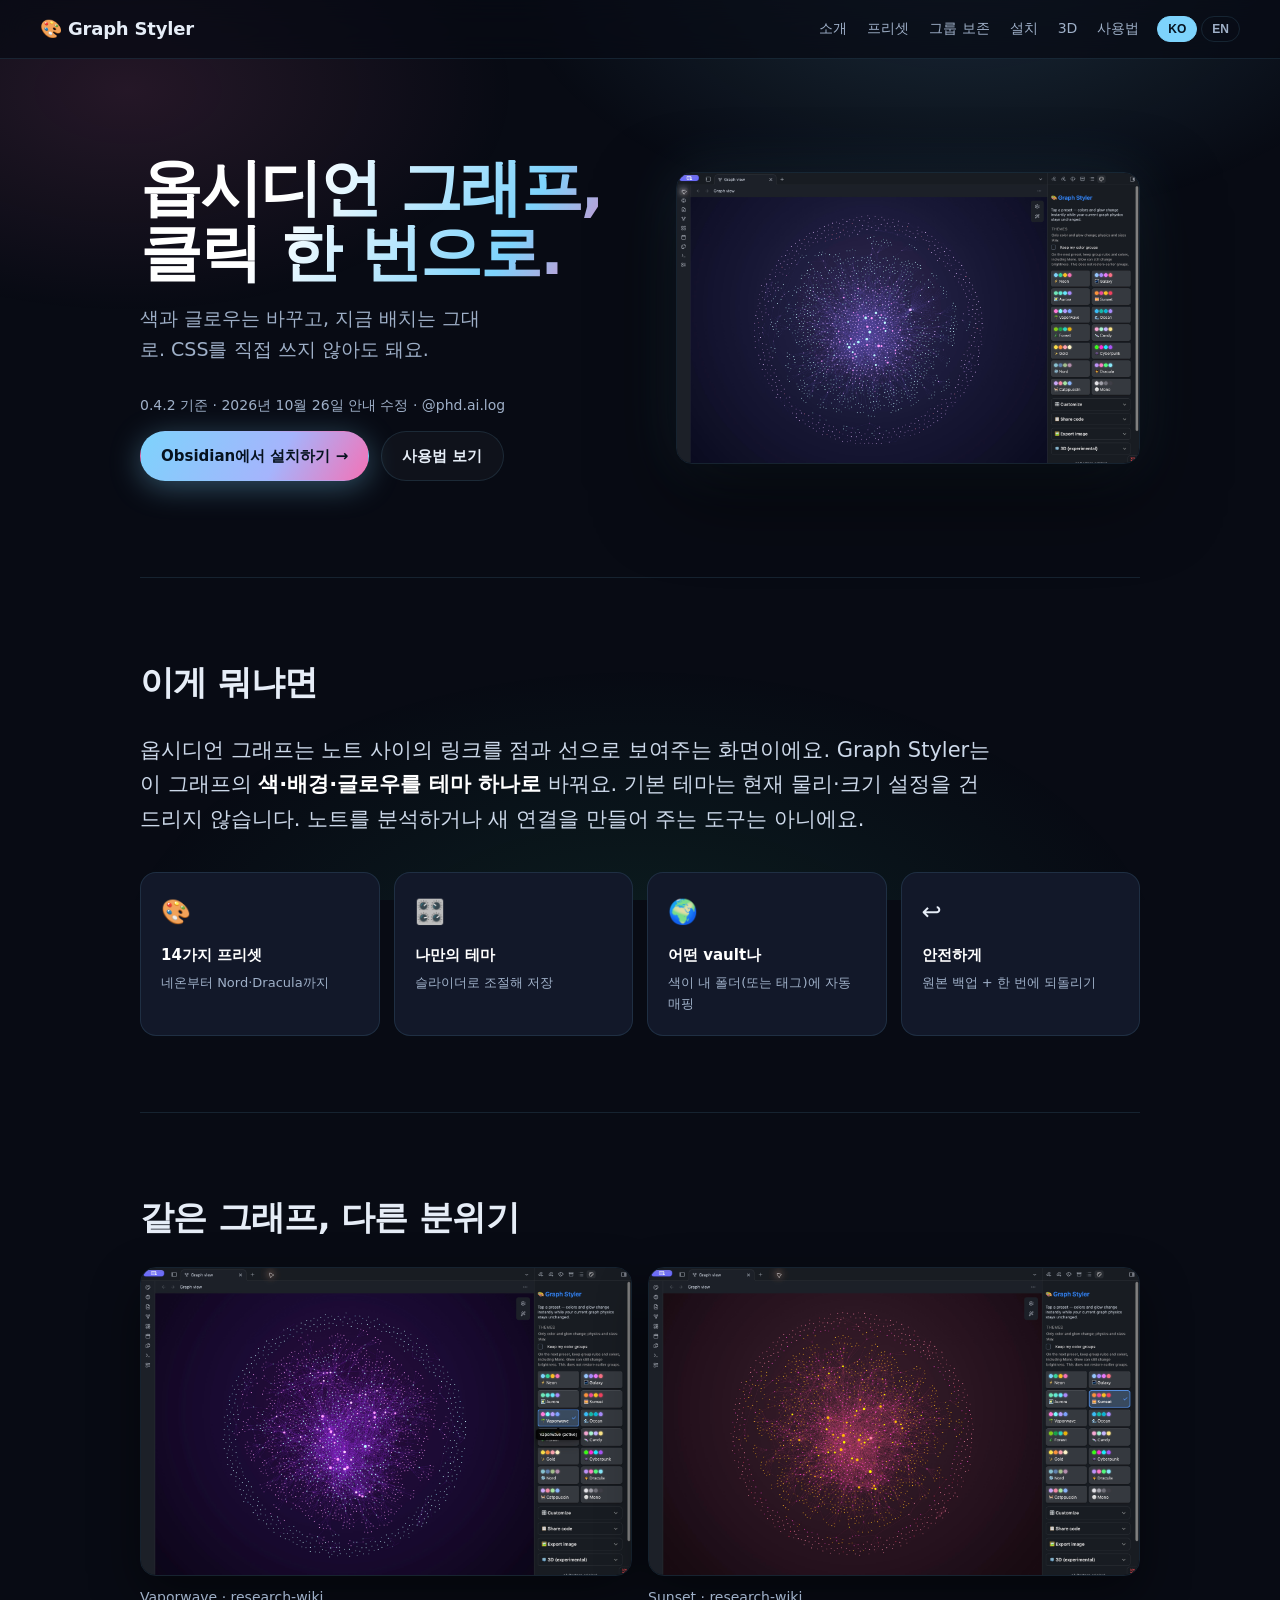
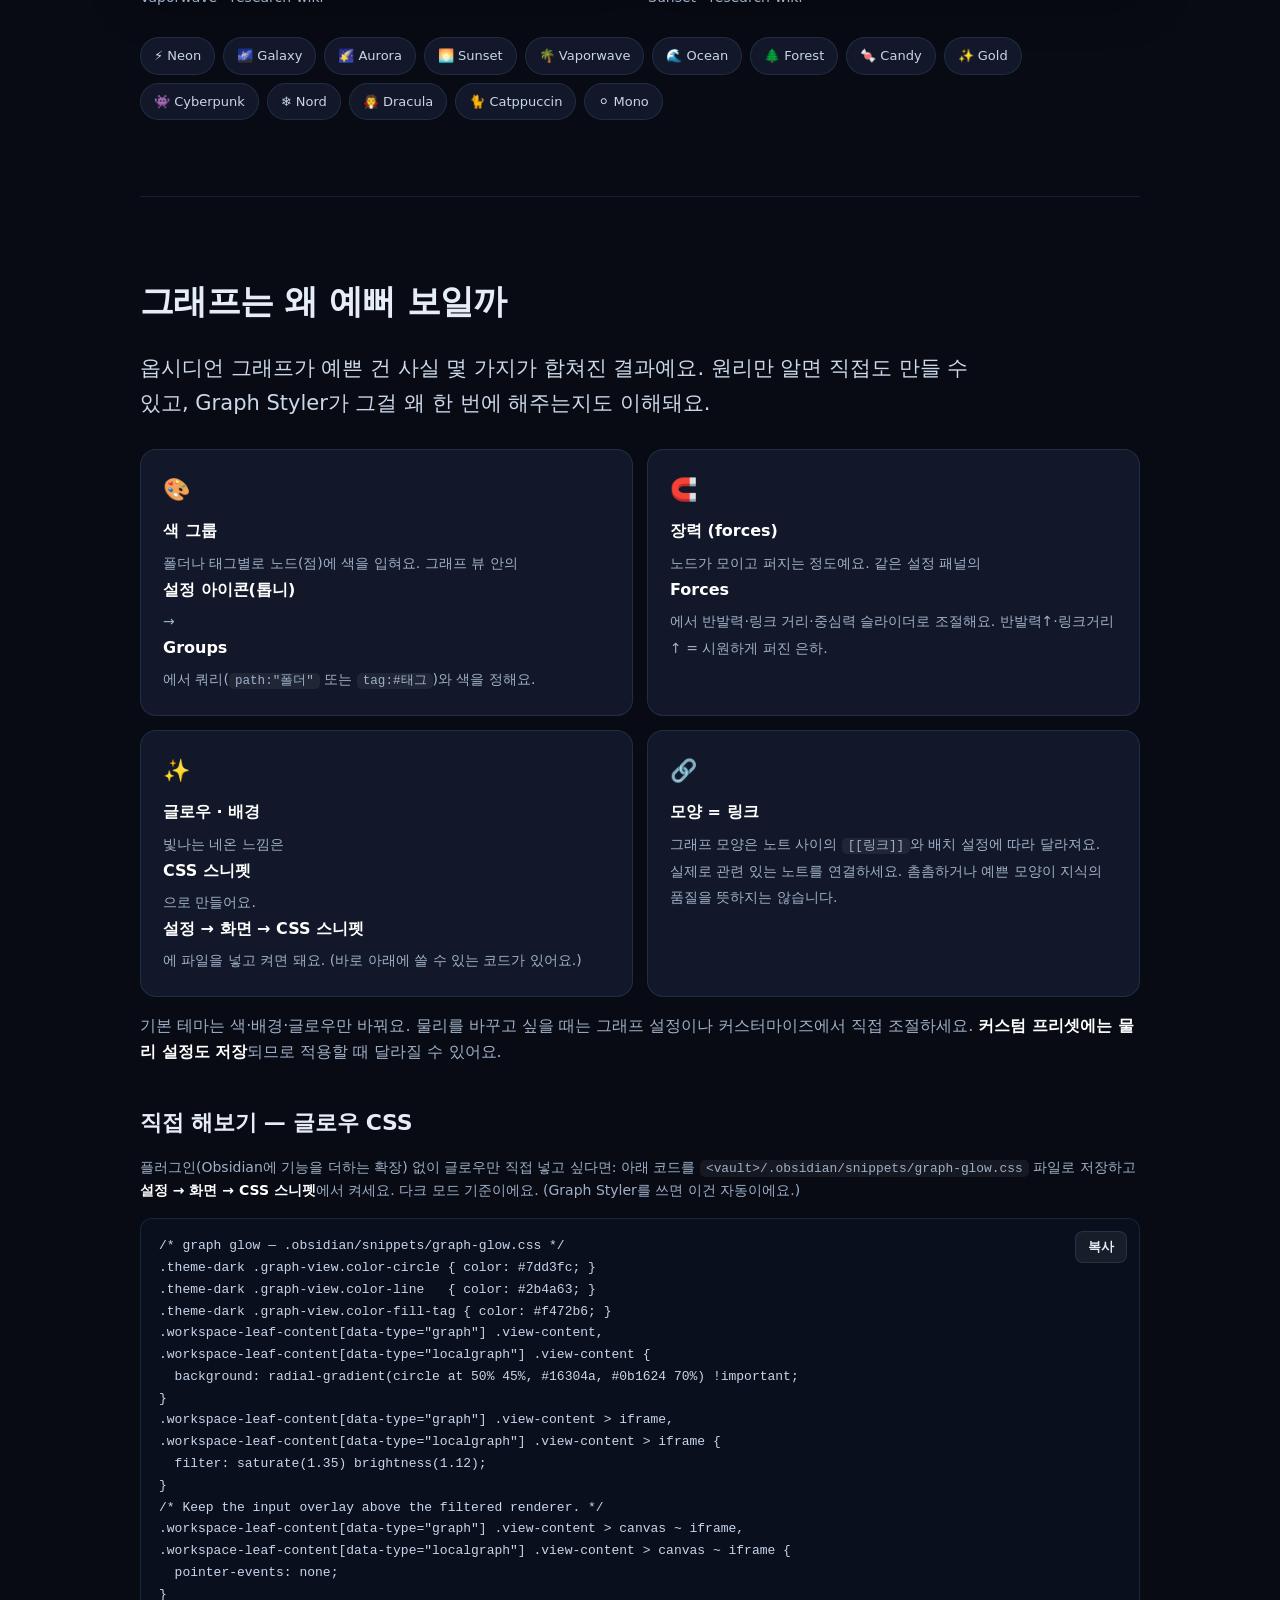
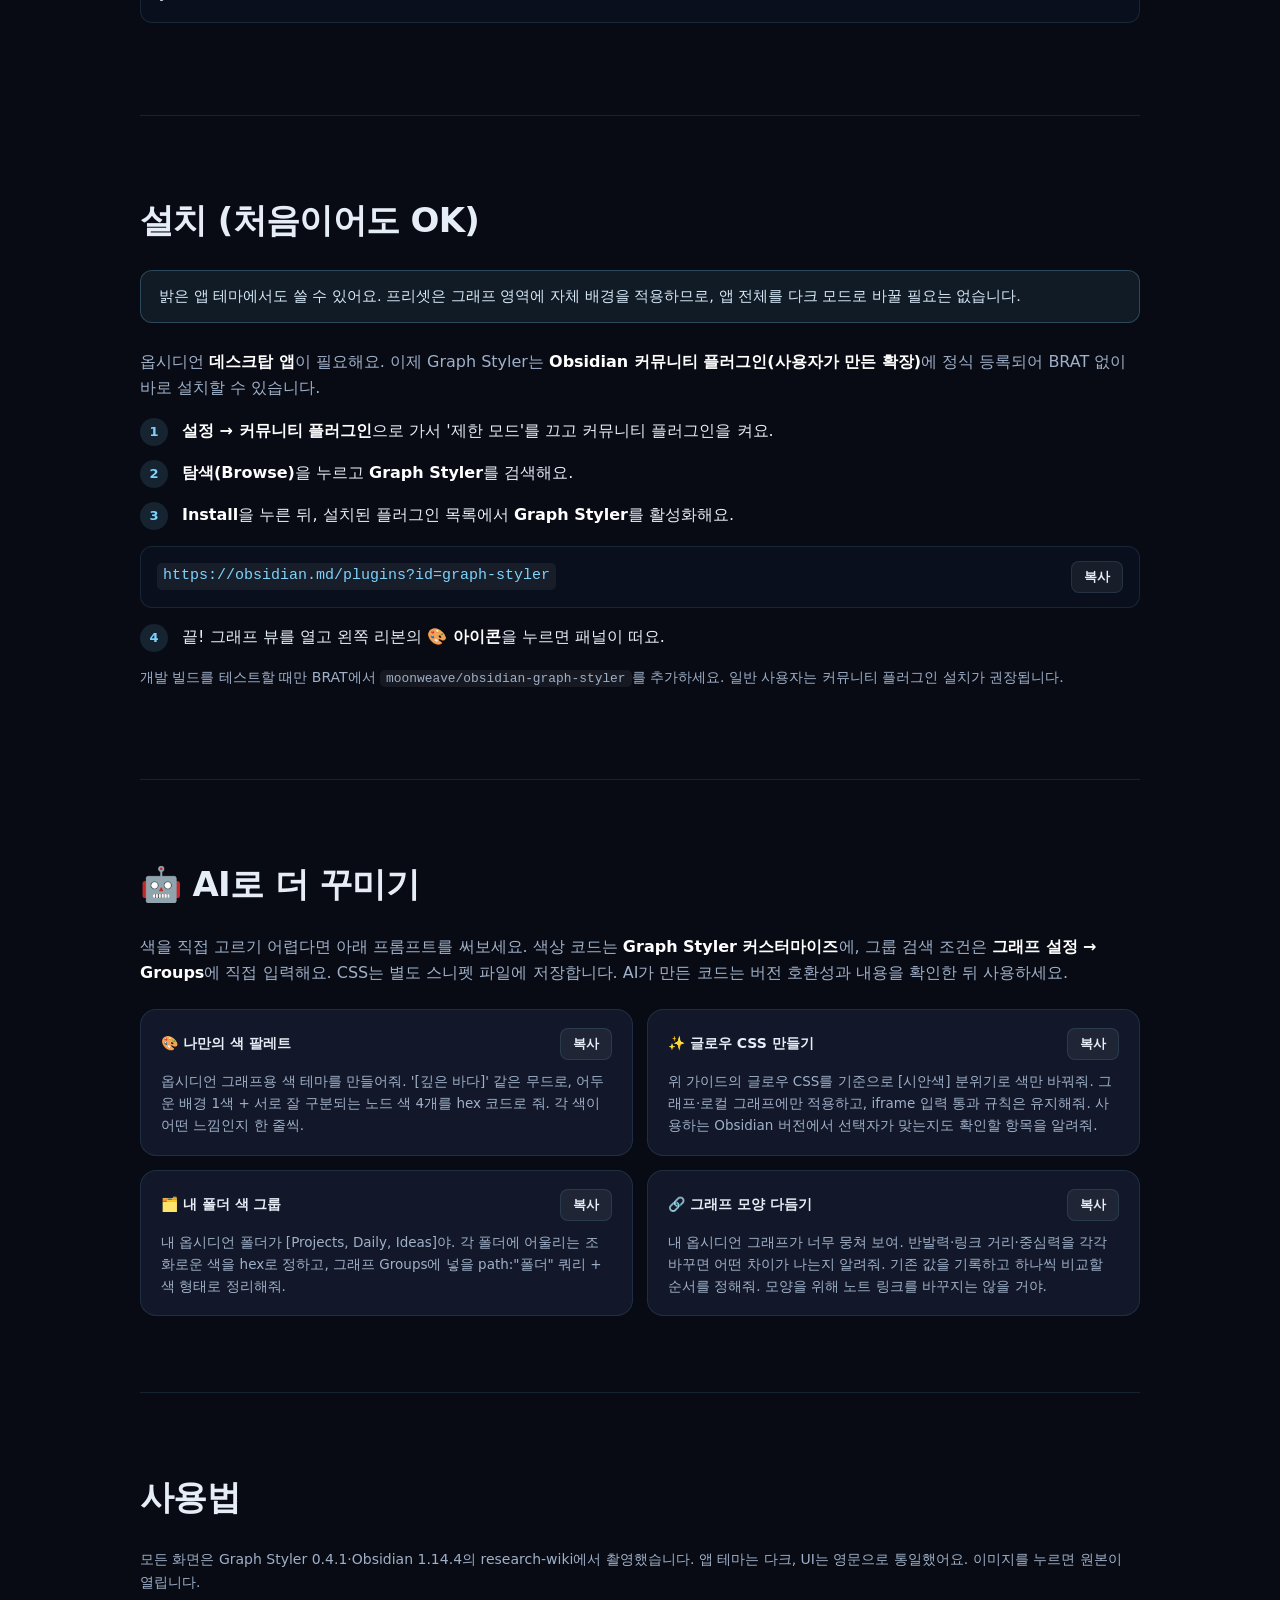
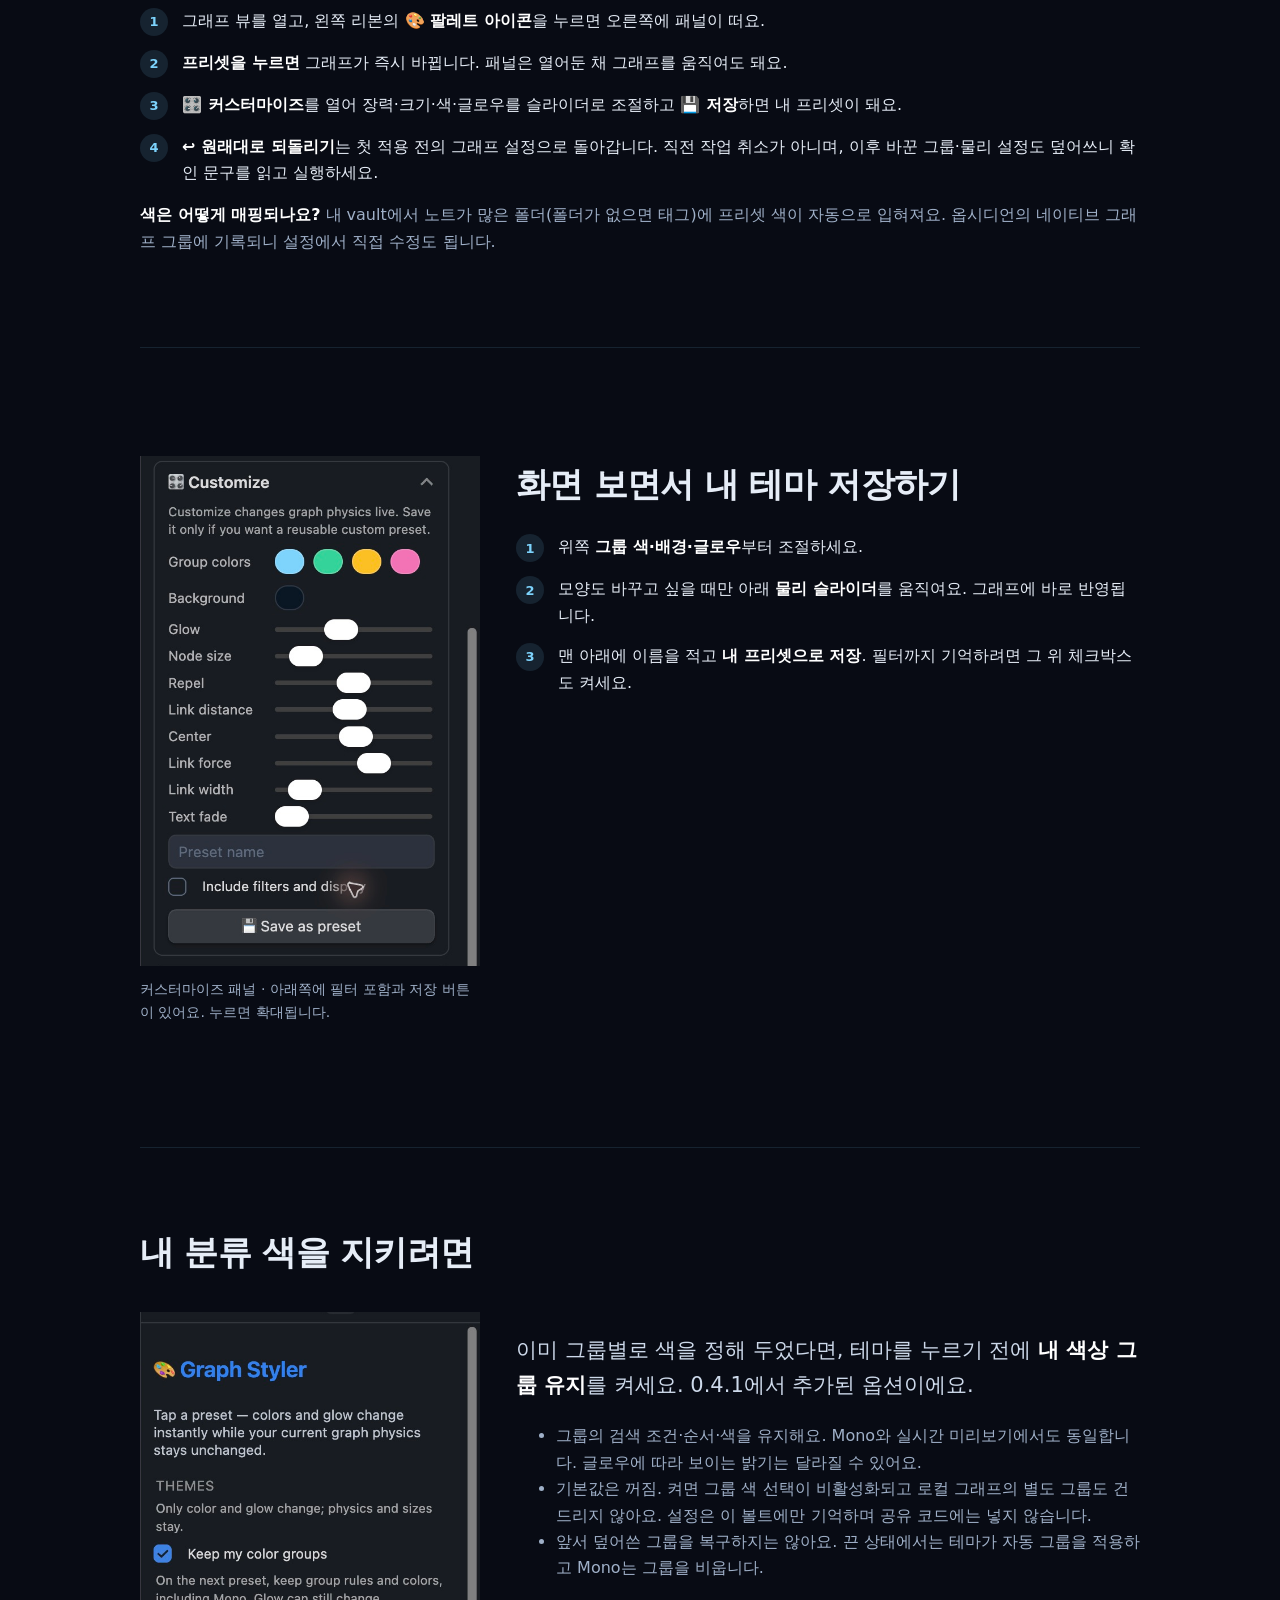
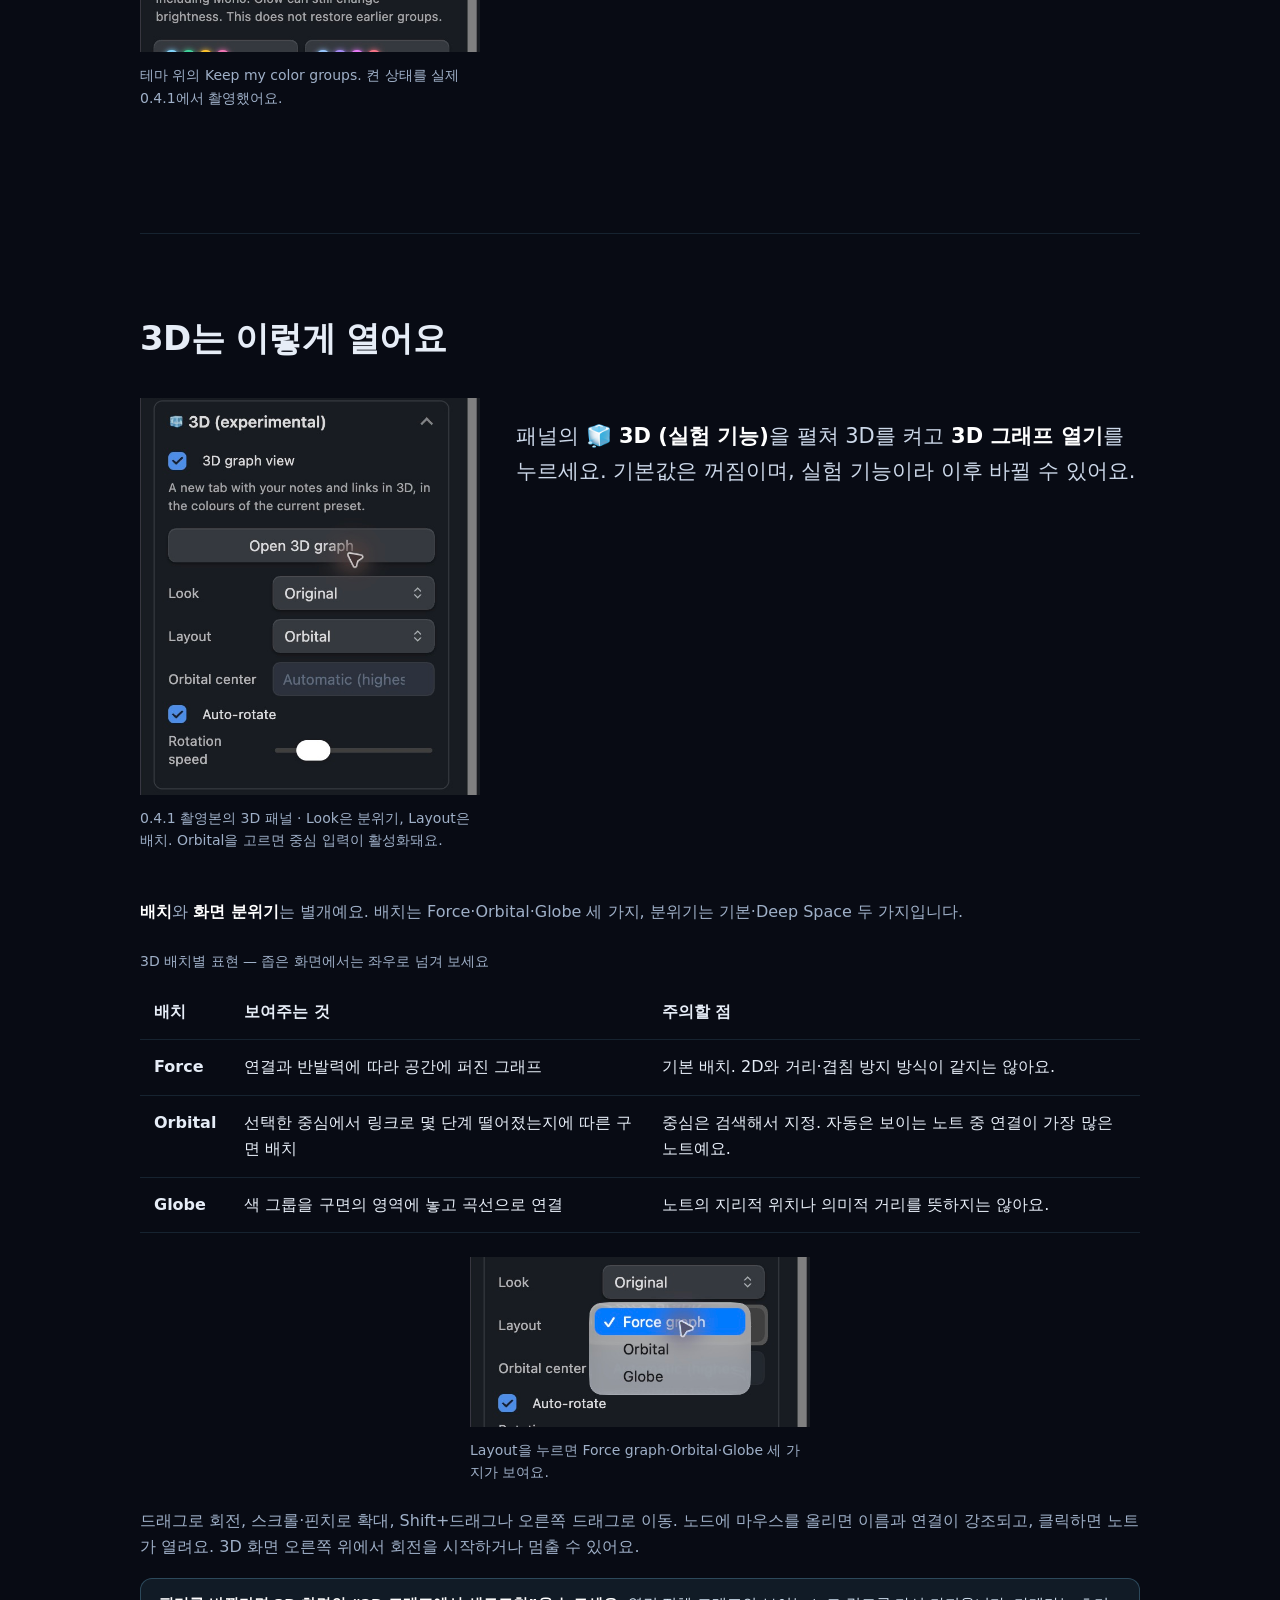
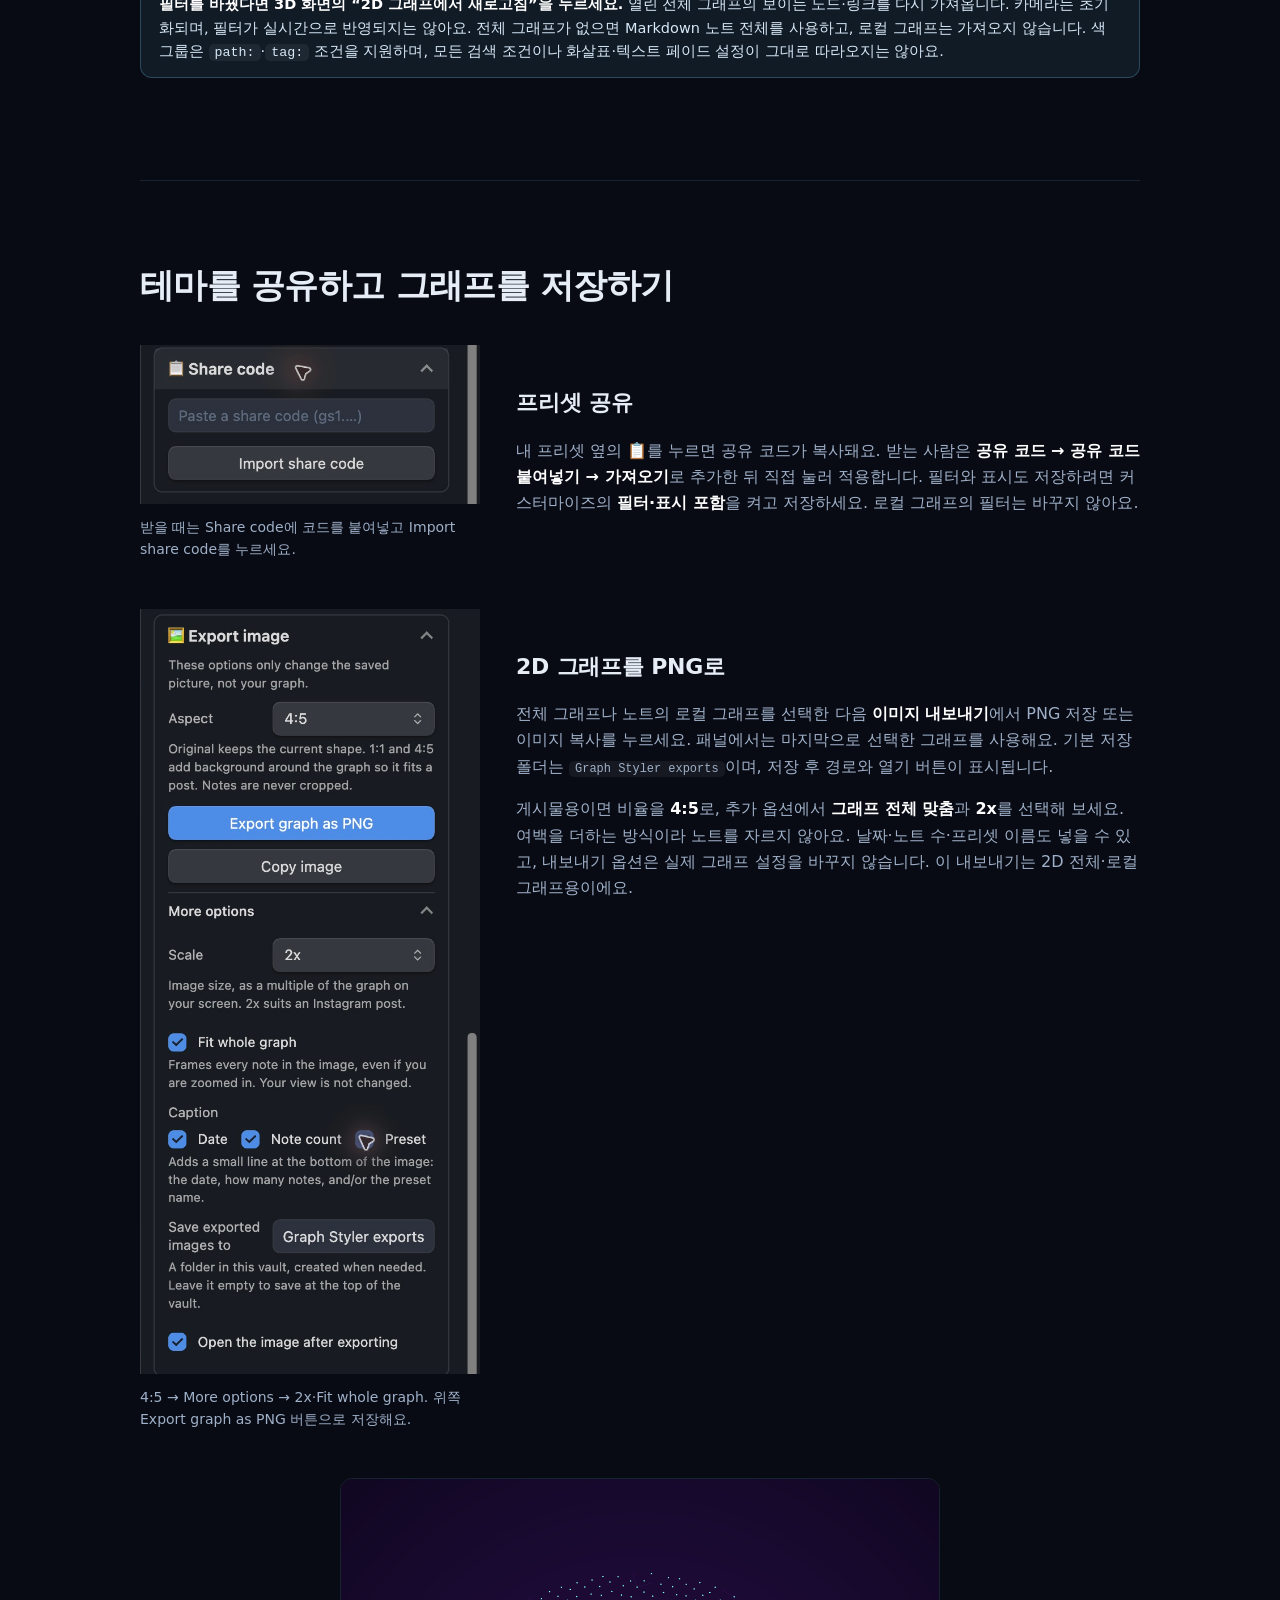
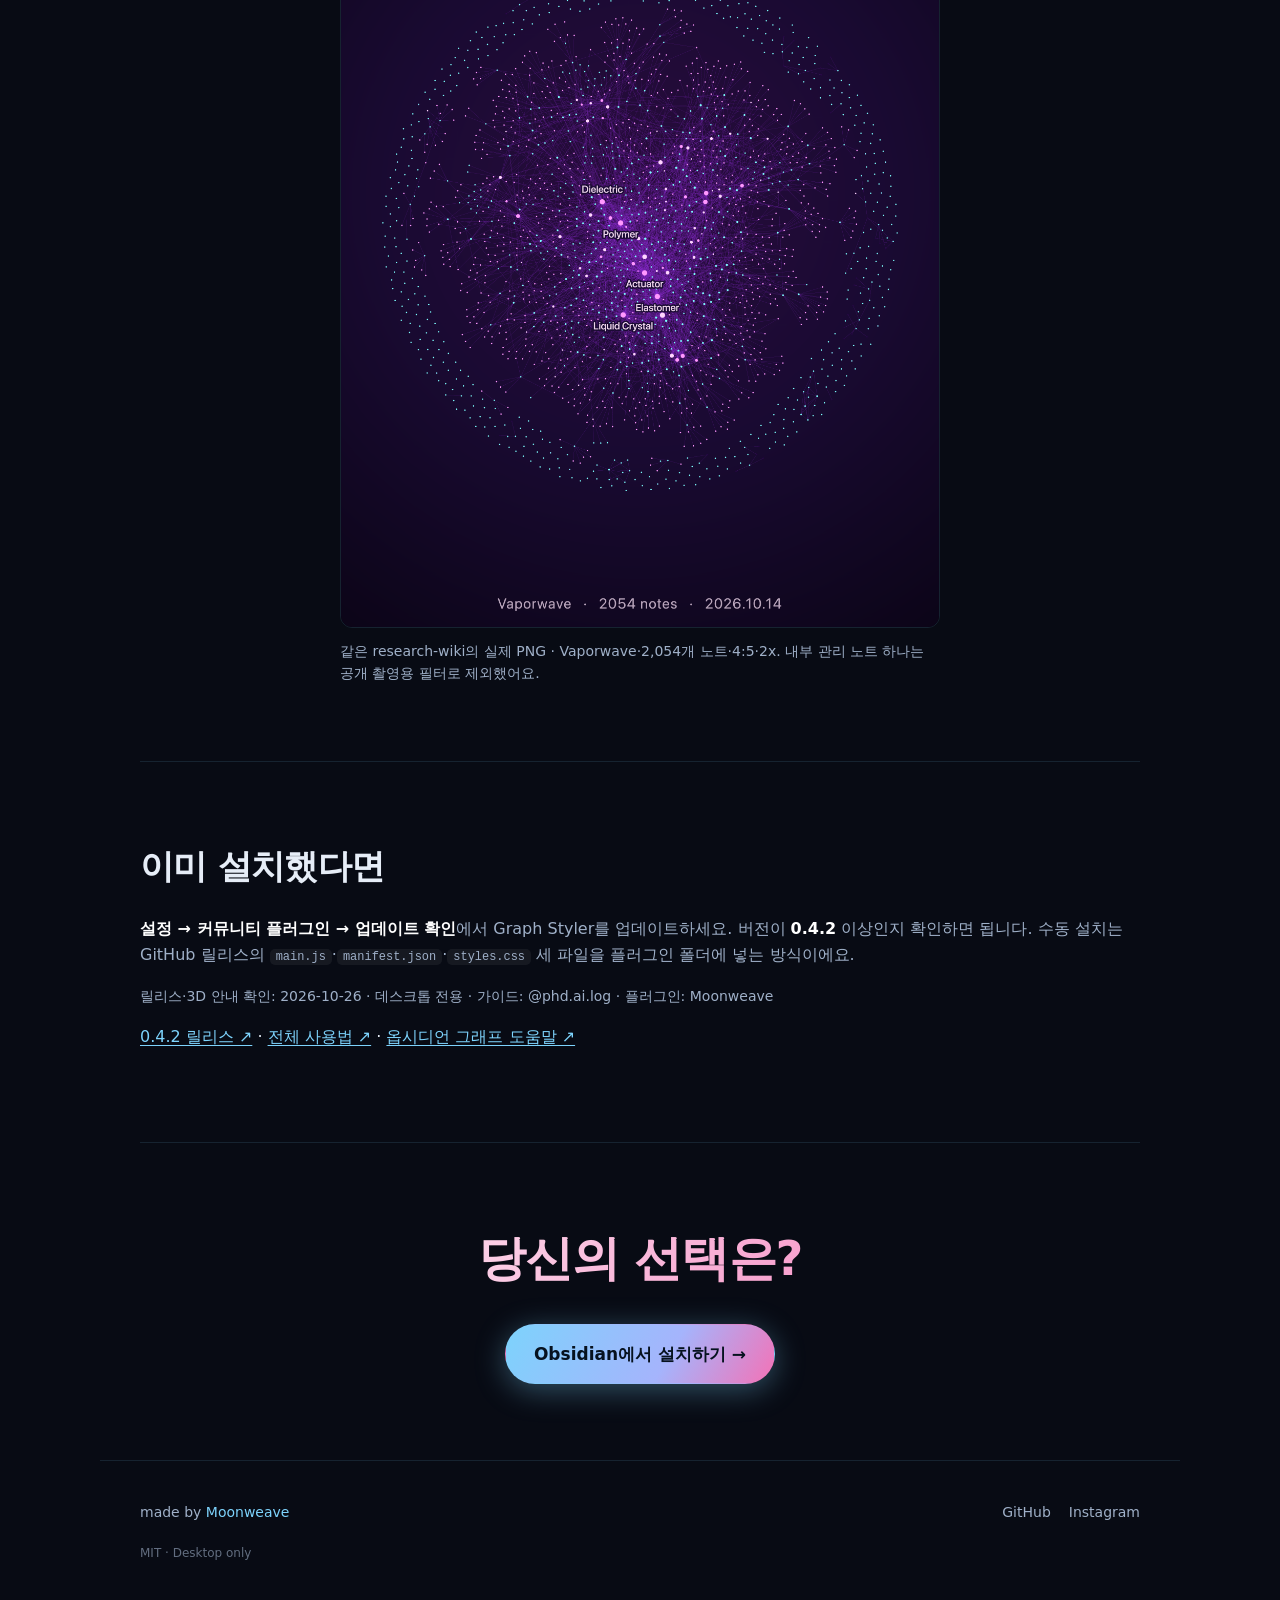
<file: index.html>
<!doctype html>
<html lang="ko">
<head>
  <meta charset="utf-8" />
  <meta name="viewport" content="width=device-width, initial-scale=1" />
  <title>Graph Styler — 옵시디언 그래프, 클릭 한 번으로</title>
  <meta name="description" content="Graph Styler 0.4.1 사용 가이드. 테마 적용, 내 색상 그룹 유지, 실험적 3D, 프리셋 공유와 PNG 저장까지." />
  <meta property="og:title" content="Graph Styler" />
  <meta property="og:description" content="옵시디언 그래프, 클릭 한 번으로 예쁘게. One click, 14 themes." />
  <meta property="og:image" content="https://graph-styler.pages.dev/assets/research-041/overview.jpg" />
  <meta property="og:url" content="https://graph-styler.pages.dev/" />
  <link rel="canonical" href="https://graph-styler.pages.dev/" />
  <link rel="alternate" hreflang="ko" href="https://graph-styler.pages.dev/" />
  <link rel="alternate" hreflang="en" href="https://graph-styler.pages.dev/en/" />
  <meta name="theme-color" content="#080b14" />
  <link rel="icon" href="data:image/svg+xml,<svg xmlns=%22http://www.w3.org/2000/svg%22 viewBox=%220 0 100 100%22><text y=%22.9em%22 font-size=%2288%22>%F0%9F%8E%A8</text></svg>" />
  <link rel="stylesheet" href="style.css" />
</head>
<body>
  <header class="nav">
    <a class="brand" href="#top">🎨 Graph Styler</a>
    <nav class="links">
      <a href="#about" data-ko="소개" data-en="About">소개</a>
      <a href="#presets" data-ko="프리셋" data-en="Presets">프리셋</a>
      <a href="#keep-groups" data-ko="그룹 보존" data-en="Groups">그룹 보존</a>
      <a href="#install" data-ko="설치" data-en="Install">설치</a>
      <a href="#graph3d" data-ko="3D" data-en="3D">3D</a>
      <a href="#usage" data-ko="사용법" data-en="Usage">사용법</a>
    </nav>
    <div class="lang">
      <button class="lang-btn active" data-lang="ko">KO</button>
      <button class="lang-btn" data-lang="en">EN</button>
    </div>
  </header>

  <main id="top">
    <!-- HERO -->
    <section class="hero">
      <div class="hero-text">
        <h1 data-ko="옵시디언 그래프,<br>클릭 한 번으로." data-en="Your Obsidian graph,<br>one click away.">옵시디언 그래프,<br>클릭 한 번으로.</h1>
        <p class="lead" data-ko="색과 글로우는 바꾸고, 지금 배치는 그대로. CSS를 직접 쓰지 않아도 돼요." data-en="Change colors and glow, keep your current physics. No hand-written CSS needed.">색과 글로우는 바꾸고, 지금 배치는 그대로. CSS를 직접 쓰지 않아도 돼요.</p>
        <p class="muted small" data-ko="0.4.2 기준 · 2026년 10월 26일 안내 수정 · @phd.ai.log" data-en="Updated for 0.4.2 · October 26, 2026 · @phd.ai.log">0.4.2 기준 · 2026년 10월 26일 안내 수정 · @phd.ai.log</p>
        <div class="cta">
          <a class="btn primary" href="https://obsidian.md/plugins?id=graph-styler" target="_blank" rel="noopener" data-ko="Obsidian에서 설치하기 →" data-en="Install from Obsidian →">Obsidian에서 설치하기 →</a>
          <a class="btn ghost" href="#usage" data-ko="사용법 보기" data-en="See how">사용법 보기</a>
        </div>
      </div>
      <figure class="hero-shot">
        <a href="assets/research-041/overview.jpg"><img src="assets/research-041/overview.jpg" alt="Research wiki graph with Graph Styler 0.4.1 open; note titles and search sidebar hidden" width="3024" height="1898" loading="eager" /></a>
      </figure>
    </section>

    <!-- ABOUT -->
    <section id="about" class="section">
      <h2 data-ko="이게 뭐냐면" data-en="What it is">이게 뭐냐면</h2>
      <p class="big" data-ko="옵시디언 그래프는 노트 사이의 링크를 점과 선으로 보여주는 화면이에요. Graph Styler는 이 그래프의 <b>색·배경·글로우를 테마 하나로</b> 바꿔요. 기본 테마는 현재 물리·크기 설정을 건드리지 않습니다. 노트를 분석하거나 새 연결을 만들어 주는 도구는 아니에요." data-en="Obsidian's graph shows notes and their links as dots and lines. Graph Styler changes its <b>colors, background and glow with one preset</b>. Built-in presets leave your physics and sizes alone. It does not analyze your notes or create new links.">옵시디언 그래프는 노트 사이의 링크를 점과 선으로 보여주는 화면이에요. Graph Styler는 이 그래프의 <b>색·배경·글로우를 테마 하나로</b> 바꿔요. 기본 테마는 현재 물리·크기 설정을 건드리지 않습니다. 노트를 분석하거나 새 연결을 만들어 주는 도구는 아니에요.</p>
      <ul class="feature-grid">
        <li><span class="fi">🎨</span><b data-ko="14가지 프리셋" data-en="14 presets">14가지 프리셋</b><em data-ko="네온부터 Nord·Dracula까지" data-en="From Neon to Nord & Dracula">네온부터 Nord·Dracula까지</em></li>
        <li><span class="fi">🎛️</span><b data-ko="나만의 테마" data-en="Make your own">나만의 테마</b><em data-ko="슬라이더로 조절해 저장" data-en="Tune with sliders, then save">슬라이더로 조절해 저장</em></li>
        <li><span class="fi">🌍</span><b data-ko="어떤 vault나" data-en="Any vault">어떤 vault나</b><em data-ko="색이 내 폴더(또는 태그)에 자동 매핑" data-en="Colors map to your folders (or tags)">색이 내 폴더(또는 태그)에 자동 매핑</em></li>
        <li><span class="fi">↩︎</span><b data-ko="안전하게" data-en="Safe">안전하게</b><em data-ko="원본 백업 + 한 번에 되돌리기" data-en="Original backed up, restore anytime">원본 백업 + 한 번에 되돌리기</em></li>
      </ul>
    </section>

    <!-- PRESETS -->
    <section id="presets" class="section">
      <h2 data-ko="같은 그래프, 다른 분위기" data-en="Same graph, different mood">같은 그래프, 다른 분위기</h2>
      <div class="gallery">
        <figure><a href="assets/research-041/vaporwave.jpg"><img src="assets/research-041/vaporwave.jpg" width="3024" height="1898" alt="Research wiki graph with Vaporwave applied in Graph Styler 0.4.1" loading="lazy" /></a><figcaption>Vaporwave · research-wiki</figcaption></figure>
        <figure><a href="assets/research-041/sunset.jpg"><img src="assets/research-041/sunset.jpg" width="3024" height="1898" alt="Same research wiki graph with Sunset applied in Graph Styler 0.4.1" loading="lazy" /></a><figcaption>Sunset · research-wiki</figcaption></figure>
      </div>
      <div class="chips">
        <span>⚡ Neon</span><span>🌌 Galaxy</span><span>🌠 Aurora</span><span>🌅 Sunset</span>
        <span>🌴 Vaporwave</span><span>🌊 Ocean</span><span>🌲 Forest</span><span>🍬 Candy</span>
        <span>✨ Gold</span><span>👾 Cyberpunk</span><span>❄️ Nord</span><span>🧛 Dracula</span>
        <span>🐈 Catppuccin</span><span>⚪ Mono</span>
      </div>
    </section>

    <!-- HOW -->
    <section id="how" class="section">
      <h2 data-ko="그래프는 왜 예뻐 보일까" data-en="Why a graph looks good">그래프는 왜 예뻐 보일까</h2>
      <p class="big" data-ko="옵시디언 그래프가 예쁜 건 사실 몇 가지가 합쳐진 결과예요. 원리만 알면 직접도 만들 수 있고, Graph Styler가 그걸 왜 한 번에 해주는지도 이해돼요." data-en="A pretty graph is really a few things working together. Once you know them you can do it by hand — and you'll see exactly what Graph Styler does for you in one click.">옵시디언 그래프가 예쁜 건 사실 몇 가지가 합쳐진 결과예요. 원리만 알면 직접도 만들 수 있고, Graph Styler가 그걸 왜 한 번에 해주는지도 이해돼요.</p>
      <ul class="how-grid">
        <li>
          <span class="hi">🎨</span>
          <b data-ko="색 그룹" data-en="Color groups">색 그룹</b>
          <span data-ko="폴더나 태그별로 노드(점)에 색을 입혀요. 그래프 뷰 안의 <b>설정 아이콘(톱니)</b> → <b>Groups</b>에서 쿼리(<code>path:&quot;폴더&quot;</code> 또는 <code>tag:#태그</code>)와 색을 정해요." data-en="Nodes (dots) get colored by folder or tag. Click the <b>settings (gear) icon</b> inside the graph view, open <b>Groups</b>, and set a query (<code>path:&quot;folder&quot;</code> or <code>tag:#tag</code>) with a color.">폴더나 태그별로 노드(점)에 색을 입혀요. 그래프 뷰 안의 <b>설정 아이콘(톱니)</b> → <b>Groups</b>에서 쿼리(<code>path:&quot;폴더&quot;</code> 또는 <code>tag:#태그</code>)와 색을 정해요.</span>
        </li>
        <li>
          <span class="hi">🧲</span>
          <b data-ko="장력 (forces)" data-en="Forces">장력 (forces)</b>
          <span data-ko="노드가 모이고 퍼지는 정도예요. 같은 설정 패널의 <b>Forces</b>에서 반발력·링크 거리·중심력 슬라이더로 조절해요. 반발력↑·링크거리↑ = 시원하게 퍼진 은하." data-en="How nodes gather or spread. Use the <b>Forces</b> sliders (repel, link distance, center) in that same graph-view panel. More repel + longer links = a wide, spread-out galaxy.">노드가 모이고 퍼지는 정도예요. 같은 설정 패널의 <b>Forces</b>에서 반발력·링크 거리·중심력 슬라이더로 조절해요. 반발력↑·링크거리↑ = 시원하게 퍼진 은하.</span>
        </li>
        <li>
          <span class="hi">✨</span>
          <b data-ko="글로우 · 배경" data-en="Glow &amp; background">글로우 · 배경</b>
          <span data-ko="빛나는 네온 느낌은 <b>CSS 스니펫</b>으로 만들어요. <b>설정 → 화면 → CSS 스니펫</b>에 파일을 넣고 켜면 돼요. (바로 아래에 쓸 수 있는 코드가 있어요.)" data-en="The glowing neon look comes from a <b>CSS snippet</b>. Drop a file into <b>Settings → Appearance → CSS snippets</b> and toggle it on. (Ready-to-use code is right below.)">빛나는 네온 느낌은 <b>CSS 스니펫</b>으로 만들어요. <b>설정 → 화면 → CSS 스니펫</b>에 파일을 넣고 켜면 돼요. (바로 아래에 쓸 수 있는 코드가 있어요.)</span>
        </li>
        <li>
          <span class="hi">🔗</span>
          <b data-ko="모양 = 링크" data-en="Shape = links">모양 = 링크</b>
          <span data-ko="그래프 모양은 노트 사이의 <code>[[링크]]</code>와 배치 설정에 따라 달라져요. 실제로 관련 있는 노트를 연결하세요. 촘촘하거나 예쁜 모양이 지식의 품질을 뜻하지는 않습니다." data-en="Graph shape depends on <code>[[links]]</code> and layout settings. Link notes that are genuinely related. A dense or attractive graph does not prove the quality of the knowledge.">그래프 모양은 노트 사이의 <code>[[링크]]</code>와 배치 설정에 따라 달라져요. 실제로 관련 있는 노트를 연결하세요. 촘촘하거나 예쁜 모양이 지식의 품질을 뜻하지는 않습니다.</span>
        </li>
      </ul>
      <p class="muted" data-ko="기본 테마는 색·배경·글로우만 바꿔요. 물리를 바꾸고 싶을 때는 그래프 설정이나 커스터마이즈에서 직접 조절하세요. <b>커스텀 프리셋에는 물리 설정도 저장</b>되므로 적용할 때 달라질 수 있어요." data-en="Built-in presets change colors, background and glow only. Adjust physics in the graph settings or Customize when you want to. <b>Custom presets also save physics settings</b>, so applying one can change them.">기본 테마는 색·배경·글로우만 바꿔요. 물리를 바꾸고 싶을 때는 그래프 설정이나 커스터마이즈에서 직접 조절하세요. <b>커스텀 프리셋에는 물리 설정도 저장</b>되므로 적용할 때 달라질 수 있어요.</p>

      <h3 data-ko="직접 해보기 — 글로우 CSS" data-en="Try it yourself — glow CSS">직접 해보기 — 글로우 CSS</h3>
      <p class="muted small" data-ko="플러그인(Obsidian에 기능을 더하는 확장) 없이 글로우만 직접 넣고 싶다면: 아래 코드를 <code>&amp;lt;vault&amp;gt;/.obsidian/snippets/graph-glow.css</code> 파일로 저장하고 <b>설정 → 화면 → CSS 스니펫</b>에서 켜세요. 다크 모드 기준이에요. (Graph Styler를 쓰면 이건 자동이에요.)" data-en="Want just the glow without the plugin (an add-on that extends Obsidian)? Save the code below as <code>&amp;lt;vault&amp;gt;/.obsidian/snippets/graph-glow.css</code> and enable it in <b>Settings → Appearance → CSS snippets</b>. Built for dark mode. (Graph Styler does this for you.)">플러그인(Obsidian에 기능을 더하는 확장) 없이 글로우만 직접 넣고 싶다면: 아래 코드를 <code>&lt;vault&gt;/.obsidian/snippets/graph-glow.css</code> 파일로 저장하고 <b>설정 → 화면 → CSS 스니펫</b>에서 켜세요. 다크 모드 기준이에요. (Graph Styler를 쓰면 이건 자동이에요.)</p>
      <div class="snippet">
        <pre><code>/* graph glow — .obsidian/snippets/graph-glow.css */
.theme-dark .graph-view.color-circle { color: #7dd3fc; }
.theme-dark .graph-view.color-line   { color: #2b4a63; }
.theme-dark .graph-view.color-fill-tag { color: #f472b6; }
.workspace-leaf-content[data-type="graph"] .view-content,
.workspace-leaf-content[data-type="localgraph"] .view-content {
  background: radial-gradient(circle at 50% 45%, #16304a, #0b1624 70%) !important;
}
.workspace-leaf-content[data-type="graph"] .view-content > iframe,
.workspace-leaf-content[data-type="localgraph"] .view-content > iframe {
  filter: saturate(1.35) brightness(1.12);
}
/* Keep the input overlay above the filtered renderer. */
.workspace-leaf-content[data-type="graph"] .view-content > canvas ~ iframe,
.workspace-leaf-content[data-type="localgraph"] .view-content > canvas ~ iframe {
  pointer-events: none;
}</code></pre>
        <button class="copy snippet-copy" data-ko="복사" data-en="Copy">복사</button>
      </div>
    </section>

    <!-- INSTALL -->
    <section id="install" class="section">
      <h2 data-ko="설치 (처음이어도 OK)" data-en="Install (beginner-friendly)">설치 (처음이어도 OK)</h2>
      <div class="tip" data-ko="밝은 앱 테마에서도 쓸 수 있어요. 프리셋은 그래프 영역에 자체 배경을 적용하므로, 앱 전체를 다크 모드로 바꿀 필요는 없습니다." data-en="Light and dark app themes both work. Presets apply their own graph background, so you do not need to switch the whole app to dark mode.">밝은 앱 테마에서도 쓸 수 있어요. 프리셋은 그래프 영역에 자체 배경을 적용하므로, 앱 전체를 다크 모드로 바꿀 필요는 없습니다.</div>
      <p class="muted" data-ko="옵시디언 <b>데스크탑 앱</b>이 필요해요. 이제 Graph Styler는 <b>Obsidian 커뮤니티 플러그인(사용자가 만든 확장)</b>에 정식 등록되어 BRAT 없이 바로 설치할 수 있습니다." data-en="You'll need the Obsidian <b>desktop app</b>. Graph Styler is now officially listed in <b>Obsidian Community plugins</b> (user-made add-ons), so you can install it directly without BRAT.">옵시디언 <b>데스크탑 앱</b>이 필요해요. 이제 Graph Styler는 <b>Obsidian 커뮤니티 플러그인(사용자가 만든 확장)</b>에 정식 등록되어 BRAT 없이 바로 설치할 수 있습니다.</p>
      <ol class="steps big-steps">
        <li><span class="n">1</span><span data-ko="<b>설정 → 커뮤니티 플러그인</b>으로 가서 '제한 모드'를 끄고 커뮤니티 플러그인을 켜요." data-en="Go to <b>Settings → Community plugins</b>, turn off Restricted mode, and enable community plugins."><b>설정 → 커뮤니티 플러그인</b>으로 가서 '제한 모드'를 끄고 커뮤니티 플러그인을 켜요.</span></li>
        <li><span class="n">2</span><span data-ko="<b>탐색(Browse)</b>을 누르고 <b>Graph Styler</b>를 검색해요." data-en="Click <b>Browse</b> and search for <b>Graph Styler</b>."><b>탐색(Browse)</b>을 누르고 <b>Graph Styler</b>를 검색해요.</span></li>
        <li><span class="n">3</span><span data-ko="<b>Install</b>을 누른 뒤, 설치된 플러그인 목록에서 <b>Graph Styler</b>를 활성화해요." data-en="Click <b>Install</b>, then enable <b>Graph Styler</b> in your installed plugins list."><b>Install</b>을 누른 뒤, 설치된 플러그인 목록에서 <b>Graph Styler</b>를 활성화해요.</span></li>
      </ol>
      <div class="code"><code>https://obsidian.md/plugins?id=graph-styler</code><button class="copy" data-copy="https://obsidian.md/plugins?id=graph-styler" data-ko="복사" data-en="Copy">복사</button></div>
      <ol class="steps big-steps" start="4">
        <li><span class="n">4</span><span data-ko="끝! 그래프 뷰를 열고 왼쪽 리본의 <b>🎨 아이콘</b>을 누르면 패널이 떠요." data-en="Done! Open the graph view and click the <b>🎨 icon</b> in the left ribbon to open the panel.">끝! 그래프 뷰를 열고 왼쪽 리본의 <b>🎨 아이콘</b>을 누르면 패널이 떠요.</span></li>
      </ol>
      <p class="muted small" data-ko="개발 빌드를 테스트할 때만 BRAT에서 <code>moonweave/obsidian-graph-styler</code>를 추가하세요. 일반 사용자는 커뮤니티 플러그인 설치가 권장됩니다." data-en="Use BRAT with <code>moonweave/obsidian-graph-styler</code> only for development builds. For normal use, install from Community plugins.">개발 빌드를 테스트할 때만 BRAT에서 <code>moonweave/obsidian-graph-styler</code>를 추가하세요. 일반 사용자는 커뮤니티 플러그인 설치가 권장됩니다.</p>
    </section>

    <!-- AI PROMPTS -->
    <section id="ai" class="section">
      <h2 data-ko="🤖 AI로 더 꾸미기" data-en="🤖 Customize with AI">🤖 AI로 더 꾸미기</h2>
      <p class="muted" data-ko="색을 직접 고르기 어렵다면 아래 프롬프트를 써보세요. 색상 코드는 <b>Graph Styler 커스터마이즈</b>에, 그룹 검색 조건은 <b>그래프 설정 → Groups</b>에 직접 입력해요. CSS는 별도 스니펫 파일에 저장합니다. AI가 만든 코드는 버전 호환성과 내용을 확인한 뒤 사용하세요." data-en="Try these prompts if you want help choosing colors. Enter hex colors in <b>Graph Styler Customize</b>, group queries in <b>graph settings → Groups</b>, and save CSS in a separate snippet file. Review AI-generated code and version compatibility before using it.">색을 직접 고르기 어렵다면 아래 프롬프트를 써보세요. 색상 코드는 <b>Graph Styler 커스터마이즈</b>에, 그룹 검색 조건은 <b>그래프 설정 → Groups</b>에 직접 입력해요. CSS는 별도 스니펫 파일에 저장합니다. AI가 만든 코드는 버전 호환성과 내용을 확인한 뒤 사용하세요.</p>

      <div class="prompts">
        <div class="prompt">
          <div class="prompt-head"><span class="prompt-label" data-ko="🎨 나만의 색 팔레트" data-en="🎨 Your own palette">🎨 나만의 색 팔레트</span><button class="copy prompt-copy" data-ko="복사" data-en="Copy">복사</button></div>
          <p class="prompt-text" data-ko="옵시디언 그래프용 색 테마를 만들어줘. '[깊은 바다]' 같은 무드로, 어두운 배경 1색 + 서로 잘 구분되는 노드 색 4개를 hex 코드로 줘. 각 색이 어떤 느낌인지 한 줄씩." data-en="Design a color theme for my Obsidian graph with a '[deep ocean]' mood: one dark background color plus four clearly distinct node colors, all as hex. One line on each color's feel.">옵시디언 그래프용 색 테마를 만들어줘. '[깊은 바다]' 같은 무드로, 어두운 배경 1색 + 서로 잘 구분되는 노드 색 4개를 hex 코드로 줘. 각 색이 어떤 느낌인지 한 줄씩.</p>
        </div>

        <div class="prompt">
          <div class="prompt-head"><span class="prompt-label" data-ko="✨ 글로우 CSS 만들기" data-en="✨ Make a glow CSS">✨ 글로우 CSS 만들기</span><button class="copy prompt-copy" data-ko="복사" data-en="Copy">복사</button></div>
          <p class="prompt-text" data-ko="위 가이드의 글로우 CSS를 기준으로 [시안색] 분위기로 색만 바꿔줘. 그래프·로컬 그래프에만 적용하고, iframe 입력 통과 규칙은 유지해줘. 사용하는 Obsidian 버전에서 선택자가 맞는지도 확인할 항목을 알려줘." data-en="Adapt the glow CSS above to a [cyan] palette. Keep it scoped to global and local graphs and preserve the iframe input pass-through rule. List what to check for selector compatibility in my Obsidian version.">위 가이드의 글로우 CSS를 기준으로 [시안색] 분위기로 색만 바꿔줘. 그래프·로컬 그래프에만 적용하고, iframe 입력 통과 규칙은 유지해줘. 사용하는 Obsidian 버전에서 선택자가 맞는지도 확인할 항목을 알려줘.</p>
        </div>

        <div class="prompt">
          <div class="prompt-head"><span class="prompt-label" data-ko="🗂️ 내 폴더 색 그룹" data-en="🗂️ Groups for my folders">🗂️ 내 폴더 색 그룹</span><button class="copy prompt-copy" data-ko="복사" data-en="Copy">복사</button></div>
          <p class="prompt-text" data-ko="내 옵시디언 폴더가 [Projects, Daily, Ideas]야. 각 폴더에 어울리는 조화로운 색을 hex로 정하고, 그래프 Groups에 넣을 path:&quot;폴더&quot; 쿼리 + 색 형태로 정리해줘." data-en="My Obsidian folders are [Projects, Daily, Ideas]. Pick a harmonious hex color for each, then list them as graph-group entries: a path:&quot;folder&quot; query plus its color.">내 옵시디언 폴더가 [Projects, Daily, Ideas]야. 각 폴더에 어울리는 조화로운 색을 hex로 정하고, 그래프 Groups에 넣을 path:&quot;폴더&quot; 쿼리 + 색 형태로 정리해줘.</p>
        </div>

        <div class="prompt">
          <div class="prompt-head"><span class="prompt-label" data-ko="🔗 그래프 모양 다듬기" data-en="🔗 Shape up the graph">🔗 그래프 모양 다듬기</span><button class="copy prompt-copy" data-ko="복사" data-en="Copy">복사</button></div>
          <p class="prompt-text" data-ko="내 옵시디언 그래프가 너무 뭉쳐 보여. 반발력·링크 거리·중심력을 각각 바꾸면 어떤 차이가 나는지 알려줘. 기존 값을 기록하고 하나씩 비교할 순서를 정해줘. 모양을 위해 노트 링크를 바꾸지는 않을 거야." data-en="My Obsidian graph looks too clumped. Explain what changing repel force, link distance and center force does. Give me an order for comparing one setting at a time after recording the original values. I will not change note links just for appearance.">내 옵시디언 그래프가 너무 뭉쳐 보여. 반발력·링크 거리·중심력을 각각 바꾸면 어떤 차이가 나는지 알려줘. 기존 값을 기록하고 하나씩 비교할 순서를 정해줘. 모양을 위해 노트 링크를 바꾸지는 않을 거야.</p>
        </div>
      </div>
    </section>

    <!-- USAGE -->
    <section id="usage" class="section">
      <h2 data-ko="사용법" data-en="How to use">사용법</h2>
      <p class="muted small" data-ko="모든 화면은 Graph Styler 0.4.1·Obsidian 1.14.4의 research-wiki에서 촬영했습니다. 앱 테마는 다크, UI는 영문으로 통일했어요. 이미지를 누르면 원본이 열립니다." data-en="All captures come from research-wiki in Graph Styler 0.4.1 and Obsidian 1.14.4, using the same dark app theme and English UI. Open an image for its original.">모든 화면은 Graph Styler 0.4.1·Obsidian 1.14.4의 research-wiki에서 촬영했습니다. 앱 테마는 다크, UI는 영문으로 통일했어요. 이미지를 누르면 원본이 열립니다.</p>
      <ol class="steps big-steps">
        <li><span class="n">1</span><span data-ko="그래프 뷰를 열고, 왼쪽 리본의 <b>🎨 팔레트 아이콘</b>을 누르면 오른쪽에 패널이 떠요." data-en="Open the graph view and click the <b>🎨 palette icon</b> in the left ribbon — a panel opens on the right.">그래프 뷰를 열고, 왼쪽 리본의 <b>🎨 팔레트 아이콘</b>을 누르면 오른쪽에 패널이 떠요.</span></li>
        <li><span class="n">2</span><span data-ko="<b>프리셋을 누르면</b> 그래프가 즉시 바뀝니다. 패널은 열어둔 채 그래프를 움직여도 돼요." data-en="<b>Tap a preset</b> — the graph restyles instantly. Keep the panel open while you move the graph.">

<b>프리셋을 누르면</b> 그래프가 즉시 바뀝니다. 패널은 열어둔 채 그래프를 움직여도 돼요.</span></li>
        <li><span class="n">3</span><span data-ko="<b>🎛️ 커스터마이즈</b>를 열어 장력·크기·색·글로우를 슬라이더로 조절하고 <b>💾 저장</b>하면 내 프리셋이 돼요." data-en="Open <b>🎛️ Customize</b>, drag the force/size/color/glow sliders, and <b>💾 Save</b> it as your own preset.">

<b>🎛️ 커스터마이즈</b>를 열어 장력·크기·색·글로우를 슬라이더로 조절하고 <b>💾 저장</b>하면 내 프리셋이 돼요.</span></li>
        <li><span class="n">4</span><span data-ko="<b>↩︎ 원래대로 되돌리기</b>는 첫 적용 전의 그래프 설정으로 돌아갑니다. 직전 작업 취소가 아니며, 이후 바꾼 그룹·물리 설정도 덮어쓰니 확인 문구를 읽고 실행하세요." data-en="<b>↩︎ Restore original</b> returns to the graph settings saved before the first application, not the previous step. It overwrites later group and physics edits too; read the confirmation before restoring."><b>↩︎ 원래대로 되돌리기</b>는 첫 적용 전의 그래프 설정으로 돌아갑니다. 직전 작업 취소가 아니며, 이후 바꾼 그룹·물리 설정도 덮어쓰니 확인 문구를 읽고 실행하세요.</span></li>
      </ol>
      <p class="muted" data-ko="<b>색은 어떻게 매핑되나요?</b> 내 vault에서 노트가 많은 폴더(폴더가 없으면 태그)에 프리셋 색이 자동으로 입혀져요. 옵시디언의 네이티브 그래프 그룹에 기록되니 설정에서 직접 수정도 됩니다." data-en="<b>How do colors map?</b> The preset palette is assigned to your busiest folders (or tags, if you don't use folders). It writes to Obsidian's native graph groups, so you can tweak them in settings too.">

<b>색은 어떻게 매핑되나요?</b> 내 vault에서 노트가 많은 폴더(폴더가 없으면 태그)에 프리셋 색이 자동으로 입혀져요. 옵시디언의 네이티브 그래프 그룹에 기록되니 설정에서 직접 수정도 됩니다.</p>
    </section>

    <section id="customize" class="section">
    <div class="visual-step">
      <figure class="ui-shot">
        <a class="ui-panel ui-panel--research-customize" href="assets/research-041/customize.jpg"><img src="assets/research-041/customize.jpg" width="3024" height="1898" loading="lazy" alt="Research wiki Customize panel with enabled color pickers, physics sliders and Save as preset" /></a>
        <figcaption data-ko="커스터마이즈 패널 · 아래쪽에 필터 포함과 저장 버튼이 있어요. 누르면 확대됩니다." data-en="Customize panel · filter inclusion and Save are at the bottom. Open for full size.">커스터마이즈 패널 · 아래쪽에 필터 포함과 저장 버튼이 있어요. 누르면 확대됩니다.</figcaption>
      </figure>
      <div class="visual-copy">
        <h2 data-ko="화면 보면서 내 테마 저장하기" data-en="Save your theme from this panel">화면 보면서 내 테마 저장하기</h2>
        <ol class="steps">
          <li><span class="n">1</span><span data-ko="위쪽 <b>그룹 색·배경·글로우</b>부터 조절하세요." data-en="Start with <b>group colors, background and glow</b> at the top.">위쪽 <b>그룹 색·배경·글로우</b>부터 조절하세요.</span></li>
          <li><span class="n">2</span><span data-ko="모양도 바꾸고 싶을 때만 아래 <b>물리 슬라이더</b>를 움직여요. 그래프에 바로 반영됩니다." data-en="Use the <b>physics sliders</b> only if you also want a different layout. Changes are live.">모양도 바꾸고 싶을 때만 아래 <b>물리 슬라이더</b>를 움직여요. 그래프에 바로 반영됩니다.</span></li>
          <li><span class="n">3</span><span data-ko="맨 아래에 이름을 적고 <b>내 프리셋으로 저장</b>. 필터까지 기억하려면 그 위 체크박스도 켜세요." data-en="Enter a name at the bottom and select <b>Save as preset</b>. Check the filter option above it if needed.">맨 아래에 이름을 적고 <b>내 프리셋으로 저장</b>. 필터까지 기억하려면 그 위 체크박스도 켜세요.</span></li>
        </ol>
      </div>
    </div>

    </section>
    <article aria-label="Graph Styler guide">
    <section id="keep-groups" class="section">
      <h2 data-ko="내 분류 색을 지키려면" data-en="Keep the colors you use to classify notes">내 분류 색을 지키려면</h2>
      <div class="visual-step">
        <figure class="ui-shot">
          <a class="ui-panel ui-panel--research-groups" href="assets/research-041/groups.jpg"><img src="assets/research-041/groups.jpg" width="3024" height="1898" loading="lazy" alt="Keep my color groups enabled in the research wiki vault on Graph Styler 0.4.1" /></a>
          <figcaption data-ko="테마 위의 Keep my color groups. 켠 상태를 실제 0.4.1에서 촬영했어요." data-en="Keep my color groups above the presets, enabled in the actual 0.4.1 UI.">테마 위의 Keep my color groups. 켠 상태를 실제 0.4.1에서 촬영했어요.</figcaption>
        </figure>
        <div class="visual-copy">
      <p class="big" data-ko="이미 그룹별로 색을 정해 두었다면, 테마를 누르기 전에 <b>내 색상 그룹 유지</b>를 켜세요. 0.4.1에서 추가된 옵션이에요." data-en="If you already use group colors, turn on <b>Keep my color groups</b> before applying a preset. New in 0.4.1.">이미 그룹별로 색을 정해 두었다면, 테마를 누르기 전에 <b>내 색상 그룹 유지</b>를 켜세요. 0.4.1에서 추가된 옵션이에요.</p>
      <ul class="muted">
        <li data-ko="그룹의 검색 조건·순서·색을 유지해요. Mono와 실시간 미리보기에서도 동일합니다. 글로우에 따라 보이는 밝기는 달라질 수 있어요." data-en="Rules, order and colors stay intact, including with Mono and live preview. Glow can still change apparent brightness.">그룹의 검색 조건·순서·색을 유지해요. Mono와 실시간 미리보기에서도 동일합니다. 글로우에 따라 보이는 밝기는 달라질 수 있어요.</li>
        <li data-ko="기본값은 꺼짐. 켜면 그룹 색 선택이 비활성화되고 로컬 그래프의 별도 그룹도 건드리지 않아요. 설정은 이 볼트에만 기억하며 공유 코드에는 넣지 않습니다." data-en="Off by default. When on, group color pickers are disabled and local graphs keep their own groups. The setting stays in this vault and is not shared in a preset code.">기본값은 꺼짐. 켜면 그룹 색 선택이 비활성화되고 로컬 그래프의 별도 그룹도 건드리지 않아요. 설정은 이 볼트에만 기억하며 공유 코드에는 넣지 않습니다.</li>
        <li data-ko="앞서 덮어쓴 그룹을 복구하지는 않아요. 끈 상태에서는 테마가 자동 그룹을 적용하고 Mono는 그룹을 비웁니다." data-en="It does not recover previously replaced groups. With it off, presets apply automatic groups and Mono clears groups.">앞서 덮어쓴 그룹을 복구하지는 않아요. 끈 상태에서는 테마가 자동 그룹을 적용하고 Mono는 그룹을 비웁니다.</li>
      </ul>
        </div>
      </div>
    </section>

    <section id="graph3d" class="section">
      <h2 data-ko="3D는 이렇게 열어요" data-en="Open the 3D graph">3D는 이렇게 열어요</h2>
      <div class="visual-step">
        <figure class="ui-shot">
          <a class="ui-panel ui-panel--research-3d" href="assets/research-041/3d-panel.jpg"><img src="assets/research-041/3d-panel.jpg" width="3024" height="1898" loading="lazy" alt="Research wiki dark-theme 3D panel with Look, Orbital layout, center and auto-rotate" /></a>
          <figcaption data-ko="0.4.1 촬영본의 3D 패널 · Look은 분위기, Layout은 배치. Orbital을 고르면 중심 입력이 활성화돼요." data-en="3D panel captured in 0.4.1 · Look controls appearance, Layout controls arrangement. Orbital enables the center input.">0.4.1 촬영본의 3D 패널 · Look은 분위기, Layout은 배치. Orbital을 고르면 중심 입력이 활성화돼요.</figcaption>
        </figure>
        <div class="visual-copy">
      <p class="big" data-ko="패널의 <b>🧊 3D (실험 기능)</b>을 펼쳐 3D를 켜고 <b>3D 그래프 열기</b>를 누르세요. 기본값은 꺼짐이며, 실험 기능이라 이후 바뀔 수 있어요." data-en="Expand <b>🧊 3D (experimental)</b>, enable the view and select <b>Open 3D graph</b>. Off by default; experimental behavior may change.">패널의 <b>🧊 3D (실험 기능)</b>을 펼쳐 3D를 켜고 <b>3D 그래프 열기</b>를 누르세요. 기본값은 꺼짐이며, 실험 기능이라 이후 바뀔 수 있어요.</p>
        </div>
      </div>
      <p class="muted" data-ko="<b>배치</b>와 <b>화면 분위기</b>는 별개예요. 배치는 Force·Orbital·Globe 세 가지, 분위기는 기본·Deep Space 두 가지입니다." data-en="<b>Layout</b> and <b>Look</b> are separate: three layouts (Force, Orbital, Globe) and two looks (Original, Deep Space)."><b>배치</b>와 <b>화면 분위기</b>는 별개예요. 배치는 Force·Orbital·Globe 세 가지, 분위기는 기본·Deep Space 두 가지입니다.</p>
      <div class="table-scroll" role="region" tabindex="0" aria-label="3D layouts">
        <table>
          <caption data-ko="3D 배치별 표현 — 좁은 화면에서는 좌우로 넘겨 보세요" data-en="3D layouts — swipe or scroll sideways on narrow screens">3D 배치별 표현 — 좁은 화면에서는 좌우로 넘겨 보세요</caption>
          <thead><tr><th scope="col" data-ko="배치" data-en="Layout">배치</th><th scope="col" data-ko="보여주는 것" data-en="What it shows">보여주는 것</th><th scope="col" data-ko="주의할 점" data-en="Keep in mind">주의할 점</th></tr></thead>
          <tbody>
            <tr><th scope="row">Force</th><td data-ko="연결과 반발력에 따라 공간에 퍼진 그래프" data-en="Notes spread by link and repulsion forces">연결과 반발력에 따라 공간에 퍼진 그래프</td><td data-ko="기본 배치. 2D와 거리·겹침 방지 방식이 같지는 않아요." data-en="Default layout. Distances and collision behavior differ from 2D.">기본 배치. 2D와 거리·겹침 방지 방식이 같지는 않아요.</td></tr>
            <tr><th scope="row">Orbital</th><td data-ko="선택한 중심에서 링크로 몇 단계 떨어졌는지에 따른 구면 배치" data-en="Shells based on shortest link distance from a selected center">선택한 중심에서 링크로 몇 단계 떨어졌는지에 따른 구면 배치</td><td data-ko="중심은 검색해서 지정. 자동은 보이는 노트 중 연결이 가장 많은 노트예요." data-en="Search for a center; automatic uses the most-connected visible note.">중심은 검색해서 지정. 자동은 보이는 노트 중 연결이 가장 많은 노트예요.</td></tr>
            <tr><th scope="row">Globe</th><td data-ko="색 그룹을 구면의 영역에 놓고 곡선으로 연결" data-en="Color groups placed in regions on a sphere, linked by curved arcs">색 그룹을 구면의 영역에 놓고 곡선으로 연결</td><td data-ko="노트의 지리적 위치나 의미적 거리를 뜻하지는 않아요." data-en="Positions do not represent geography or semantic distance.">노트의 지리적 위치나 의미적 거리를 뜻하지는 않아요.</td></tr>
          </tbody>
        </table>
      </div>
      <figure class="ui-shot ui-menu-shot">
        <a class="ui-panel ui-panel--research-layout" href="assets/research-041/3d-layouts.jpg"><img src="assets/research-041/3d-layouts.jpg" width="3024" height="1898" loading="lazy" alt="Actual Layout dropdown showing Force graph, Orbital and Globe in 0.4.1" /></a>
        <figcaption data-ko="Layout을 누르면 Force graph·Orbital·Globe 세 가지가 보여요." data-en="The actual Layout dropdown: Force graph, Orbital and Globe.">Layout을 누르면 Force graph·Orbital·Globe 세 가지가 보여요.</figcaption>
      </figure>
      <p class="muted" data-ko="드래그로 회전, 스크롤·핀치로 확대, Shift+드래그나 오른쪽 드래그로 이동. 노드에 마우스를 올리면 이름과 연결이 강조되고, 클릭하면 노트가 열려요. 3D 화면 오른쪽 위에서 회전을 시작하거나 멈출 수 있어요." data-en="Drag to rotate, scroll or pinch to zoom, Shift-drag or right-drag to pan. Hover for a name and highlighted links; click to open the note. Start or pause rotation at the top right of the 3D view.">드래그로 회전, 스크롤·핀치로 확대, Shift+드래그나 오른쪽 드래그로 이동. 노드에 마우스를 올리면 이름과 연결이 강조되고, 클릭하면 노트가 열려요. 3D 화면 오른쪽 위에서 회전을 시작하거나 멈출 수 있어요.</p>
      <p class="tip" data-ko="<b>필터를 바꿨다면 3D 화면의 “2D 그래프에서 새로고침”을 누르세요.</b> 열린 전체 그래프의 보이는 노드·링크를 다시 가져옵니다. 카메라는 초기화되며, 필터가 실시간으로 반영되지는 않아요. 전체 그래프가 없으면 Markdown 노트 전체를 사용하고, 로컬 그래프는 가져오지 않습니다. 색 그룹은 <code>path:</code>·<code>tag:</code> 조건을 지원하며, 모든 검색 조건이나 화살표·텍스트 페이드 설정이 그대로 따라오지는 않아요." data-en="<b>After changing filters, select “Refresh from 2D graph” in the 3D view.</b> This reloads visible nodes and links from the open global graph and resets the camera. Filters do not update live. Without a global graph it uses all Markdown notes, not the local graph. Color groups support <code>path:</code> and <code>tag:</code>; arbitrary queries, arrows and text-fade settings do not all carry over."><b>필터를 바꿨다면 3D 화면의 “2D 그래프에서 새로고침”을 누르세요.</b> 열린 전체 그래프의 보이는 노드·링크를 다시 가져옵니다. 카메라는 초기화되며, 필터가 실시간으로 반영되지는 않아요. 전체 그래프가 없으면 Markdown 노트 전체를 사용하고, 로컬 그래프는 가져오지 않습니다. 색 그룹은 <code>path:</code>·<code>tag:</code> 조건을 지원하며, 모든 검색 조건이나 화살표·텍스트 페이드 설정이 그대로 따라오지는 않아요.</p>
    </section>

    <section id="share-export" class="section">
      <h2 data-ko="테마를 공유하고 그래프를 저장하기" data-en="Share a theme, save a graph">테마를 공유하고 그래프를 저장하기</h2>
      <div class="visual-step">
        <figure class="ui-shot">
          <a class="ui-panel ui-panel--research-share" href="assets/research-041/share.jpg"><img src="assets/research-041/share.jpg" width="3024" height="1898" loading="lazy" alt="Research wiki dark-theme Share code paste field and Import share code button" /></a>
          <figcaption data-ko="받을 때는 Share code에 코드를 붙여넣고 Import share code를 누르세요." data-en="To receive a preset, paste its code into Share code and select Import share code.">받을 때는 Share code에 코드를 붙여넣고 Import share code를 누르세요.</figcaption>
        </figure>
        <div class="visual-copy">
      <h3 data-ko="프리셋 공유" data-en="Share a preset">프리셋 공유</h3>
      <p class="muted" data-ko="내 프리셋 옆의 📋를 누르면 공유 코드가 복사돼요. 받는 사람은 <b>공유 코드 → 공유 코드 붙여넣기 → 가져오기</b>로 추가한 뒤 직접 눌러 적용합니다. 필터와 표시도 저장하려면 커스터마이즈의 <b>필터·표시 포함</b>을 켜고 저장하세요. 로컬 그래프의 필터는 바꾸지 않아요." data-en="Select 📋 beside a custom preset to copy its code. The recipient uses <b>Share code → Paste a share code → Import share code</b>, then selects the imported preset to apply it. To save filters and display too, enable <b>Include filters and display</b> in Customize before saving. Local graph filters stay separate.">내 프리셋 옆의 📋를 누르면 공유 코드가 복사돼요. 받는 사람은 <b>공유 코드 → 공유 코드 붙여넣기 → 가져오기</b>로 추가한 뒤 직접 눌러 적용합니다. 필터와 표시도 저장하려면 커스터마이즈의 <b>필터·표시 포함</b>을 켜고 저장하세요. 로컬 그래프의 필터는 바꾸지 않아요.</p>
        </div>
      </div>
      <div class="visual-step">
        <figure class="ui-shot">
          <a class="ui-panel ui-panel--research-export" href="assets/research-041/export-options.jpg"><img src="assets/research-041/export-options.jpg" width="3024" height="1898" loading="lazy" alt="Research wiki Export image panel showing 4:5, PNG and Copy buttons, 2x, Fit whole graph and captions" /></a>
          <figcaption data-ko="4:5 → More options → 2x·Fit whole graph. 위쪽 Export graph as PNG 버튼으로 저장해요." data-en="4:5 → More options → 2x and Fit whole graph. Save with Export graph as PNG above.">4:5 → More options → 2x·Fit whole graph. 위쪽 Export graph as PNG 버튼으로 저장해요.</figcaption>
        </figure>
        <div class="visual-copy">
      <h3 data-ko="2D 그래프를 PNG로" data-en="Export a 2D graph as PNG">2D 그래프를 PNG로</h3>
      <p class="muted" data-ko="전체 그래프나 노트의 로컬 그래프를 선택한 다음 <b>이미지 내보내기</b>에서 PNG 저장 또는 이미지 복사를 누르세요. 패널에서는 마지막으로 선택한 그래프를 사용해요. 기본 저장 폴더는 <code>Graph Styler exports</code>이며, 저장 후 경로와 열기 버튼이 표시됩니다." data-en="Select a global or local graph, then use <b>Export image</b> to save a PNG or copy an image. The panel uses the graph selected most recently. The default folder is <code>Graph Styler exports</code>; the result shows its path and an Open button.">전체 그래프나 노트의 로컬 그래프를 선택한 다음 <b>이미지 내보내기</b>에서 PNG 저장 또는 이미지 복사를 누르세요. 패널에서는 마지막으로 선택한 그래프를 사용해요. 기본 저장 폴더는 <code>Graph Styler exports</code>이며, 저장 후 경로와 열기 버튼이 표시됩니다.</p>
      <p class="muted" data-ko="게시물용이면 비율을 <b>4:5</b>로, 추가 옵션에서 <b>그래프 전체 맞춤</b>과 <b>2x</b>를 선택해 보세요. 여백을 더하는 방식이라 노트를 자르지 않아요. 날짜·노트 수·프리셋 이름도 넣을 수 있고, 내보내기 옵션은 실제 그래프 설정을 바꾸지 않습니다. 이 내보내기는 2D 전체·로컬 그래프용이에요." data-en="For a post, try <b>4:5</b>, then <b>Fit whole graph</b> and <b>2x</b> under More options. Padding avoids cropping notes. Add a date, note count or preset name if useful. Export options do not change graph settings. This export is for 2D global and local graphs.">게시물용이면 비율을 <b>4:5</b>로, 추가 옵션에서 <b>그래프 전체 맞춤</b>과 <b>2x</b>를 선택해 보세요. 여백을 더하는 방식이라 노트를 자르지 않아요. 날짜·노트 수·프리셋 이름도 넣을 수 있고, 내보내기 옵션은 실제 그래프 설정을 바꾸지 않습니다. 이 내보내기는 2D 전체·로컬 그래프용이에요.</p>
        </div>
      </div>
      <figure class="ui-result">
        <a href="assets/research-041/export-result.png"><img src="assets/research-041/export-result.png" width="4672" height="5840" loading="lazy" alt="Actual research-wiki Vaporwave PNG export, 2054 visible notes, 4:5, 2x and footer caption" /></a>
        <figcaption data-ko="같은 research-wiki의 실제 PNG · Vaporwave·2,054개 노트·4:5·2x. 내부 관리 노트 하나는 공개 촬영용 필터로 제외했어요." data-en="Actual PNG from the same research-wiki: Vaporwave, 2,054 notes, 4:5, 2x. One internal administrative note was filtered out for this public capture.">같은 research-wiki의 실제 PNG · Vaporwave·2,054개 노트·4:5·2x. 내부 관리 노트 하나는 공개 촬영용 필터로 제외했어요.</figcaption>
      </figure>
    </section>
    <section id="updates" class="section">
      <h2 data-ko="이미 설치했다면" data-en="Already installed?">이미 설치했다면</h2>
      <p class="muted" data-ko="<b>설정 → 커뮤니티 플러그인 → 업데이트 확인</b>에서 Graph Styler를 업데이트하세요. 버전이 <b>0.4.2</b> 이상인지 확인하면 됩니다. 수동 설치는 GitHub 릴리스의 <code>main.js</code>·<code>manifest.json</code>·<code>styles.css</code> 세 파일을 플러그인 폴더에 넣는 방식이에요." data-en="Use <b>Settings → Community plugins → Check for updates</b> and update Graph Styler. Check that its version is <b>0.4.2</b> or later. For manual installation, put the release's <code>main.js</code>, <code>manifest.json</code> and <code>styles.css</code> in the plugin folder."><b>설정 → 커뮤니티 플러그인 → 업데이트 확인</b>에서 Graph Styler를 업데이트하세요. 버전이 <b>0.4.2</b> 이상인지 확인하면 됩니다. 수동 설치는 GitHub 릴리스의 <code>main.js</code>·<code>manifest.json</code>·<code>styles.css</code> 세 파일을 플러그인 폴더에 넣는 방식이에요.</p>
      <p class="muted small" data-ko="릴리스·3D 안내 확인: 2026-10-26 · 데스크톱 전용 · 가이드: @phd.ai.log · 플러그인: Moonweave" data-en="Release and 3D guidance checked: 2026-10-26 · Desktop only · Guide: @phd.ai.log · Plugin: Moonweave">릴리스·3D 안내 확인: 2026-10-26 · 데스크톱 전용 · 가이드: @phd.ai.log · 플러그인: Moonweave</p>
      <p class="source-links"><a href="https://github.com/moonweave/obsidian-graph-styler/releases/tag/0.4.2" data-ko="0.4.2 릴리스 ↗" data-en="0.4.2 release ↗">0.4.2 릴리스 ↗</a> · <a href="https://github.com/moonweave/obsidian-graph-styler/blob/0.4.2/README.ko.md" data-ko="전체 사용법 ↗" data-en="Full documentation ↗">전체 사용법 ↗</a> · <a href="https://obsidian.md/help/plugins/graph" data-ko="옵시디언 그래프 도움말 ↗" data-en="Obsidian graph help ↗">옵시디언 그래프 도움말 ↗</a></p>
    </section>
    </article>

    <!-- CTA -->
    <section class="section closer">
      <h2 data-ko="당신의 선택은?" data-en="Your move.">당신의 선택은?</h2>
      <a class="btn primary big" href="https://obsidian.md/plugins?id=graph-styler" target="_blank" rel="noopener" data-ko="Obsidian에서 설치하기 →" data-en="Install from Obsidian →">Obsidian에서 설치하기 →</a>
    </section>
  </main>

  <footer class="footer">
    <div class="made">made by <a href="https://github.com/moonweave" target="_blank" rel="noopener">Moonweave</a></div>
    <div class="flinks">
      <a href="https://github.com/moonweave/obsidian-graph-styler" target="_blank" rel="noopener">GitHub</a>
      <a href="https://www.instagram.com/phd.ai.log/" target="_blank" rel="noopener">Instagram</a>
    </div>
    <div class="lic">MIT · Desktop only</div>
  </footer>

  <script src="script.js"></script>
</body>
</html>
</file>
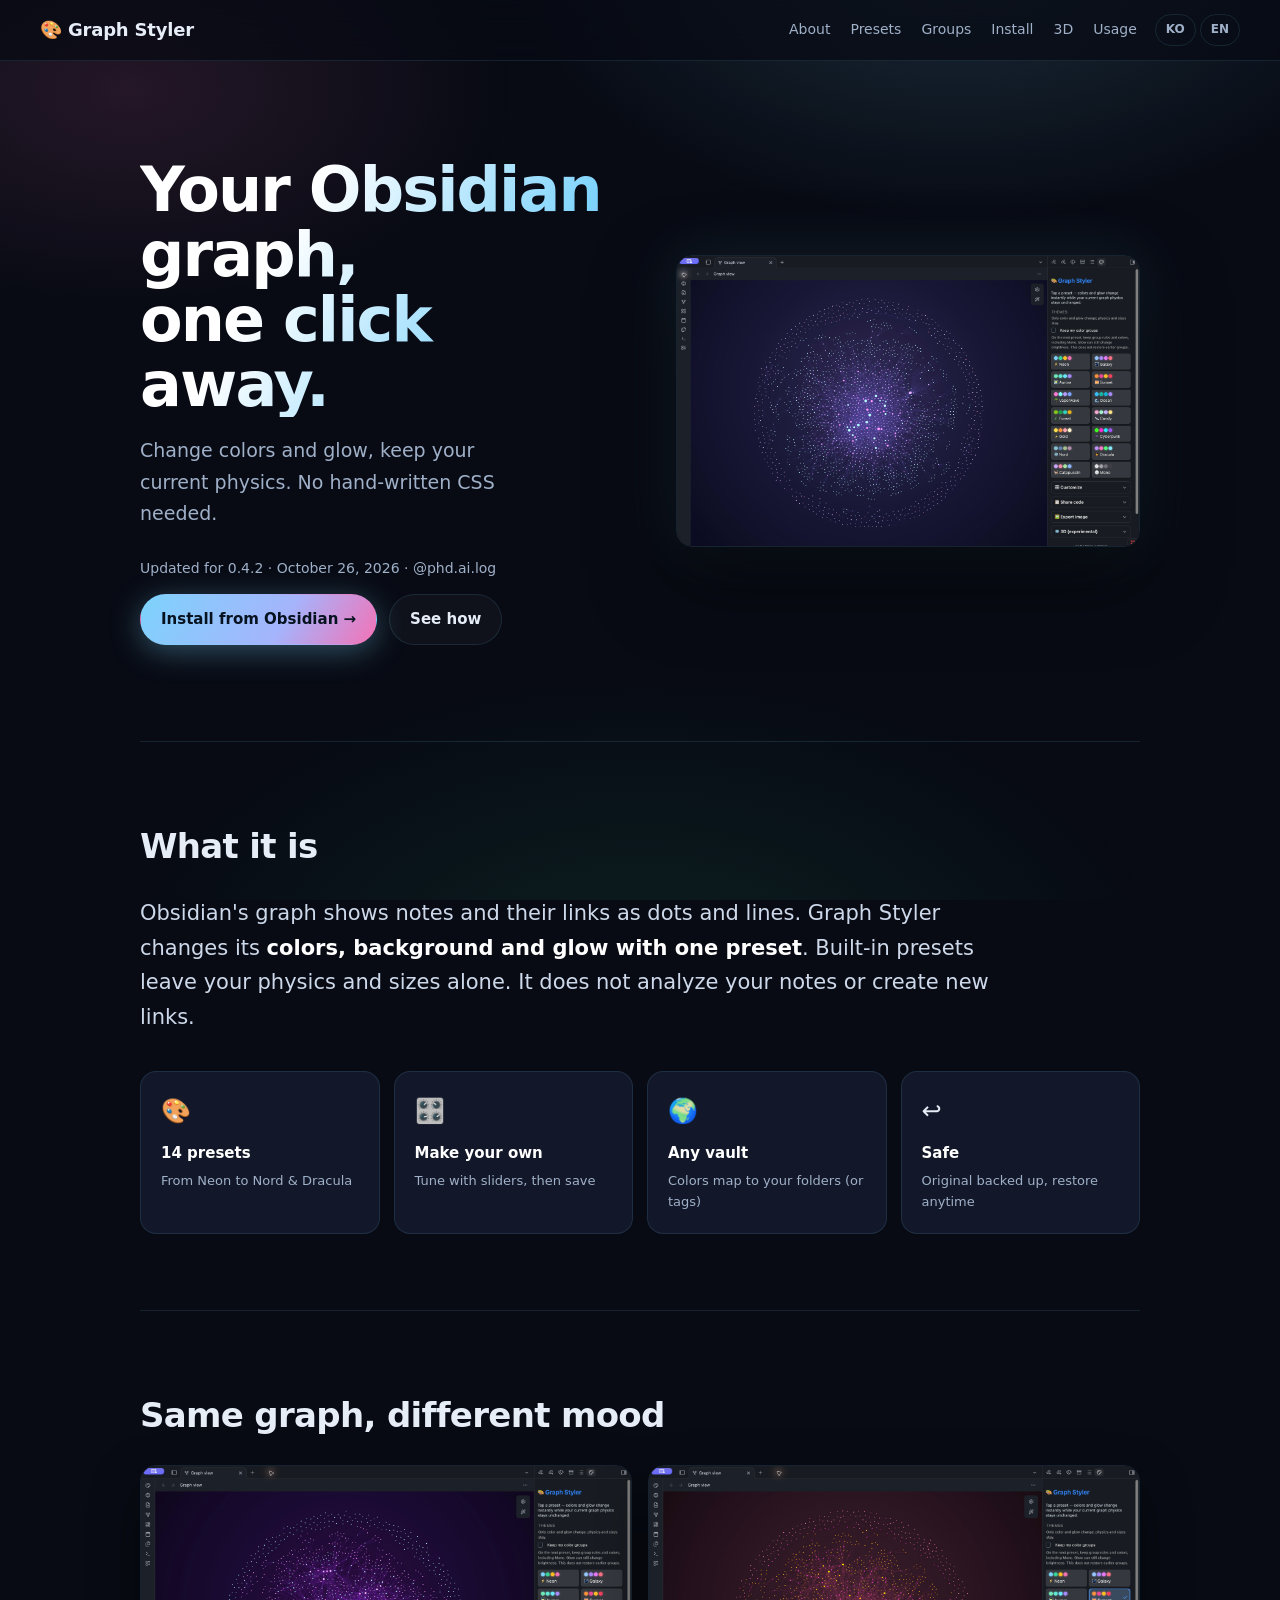
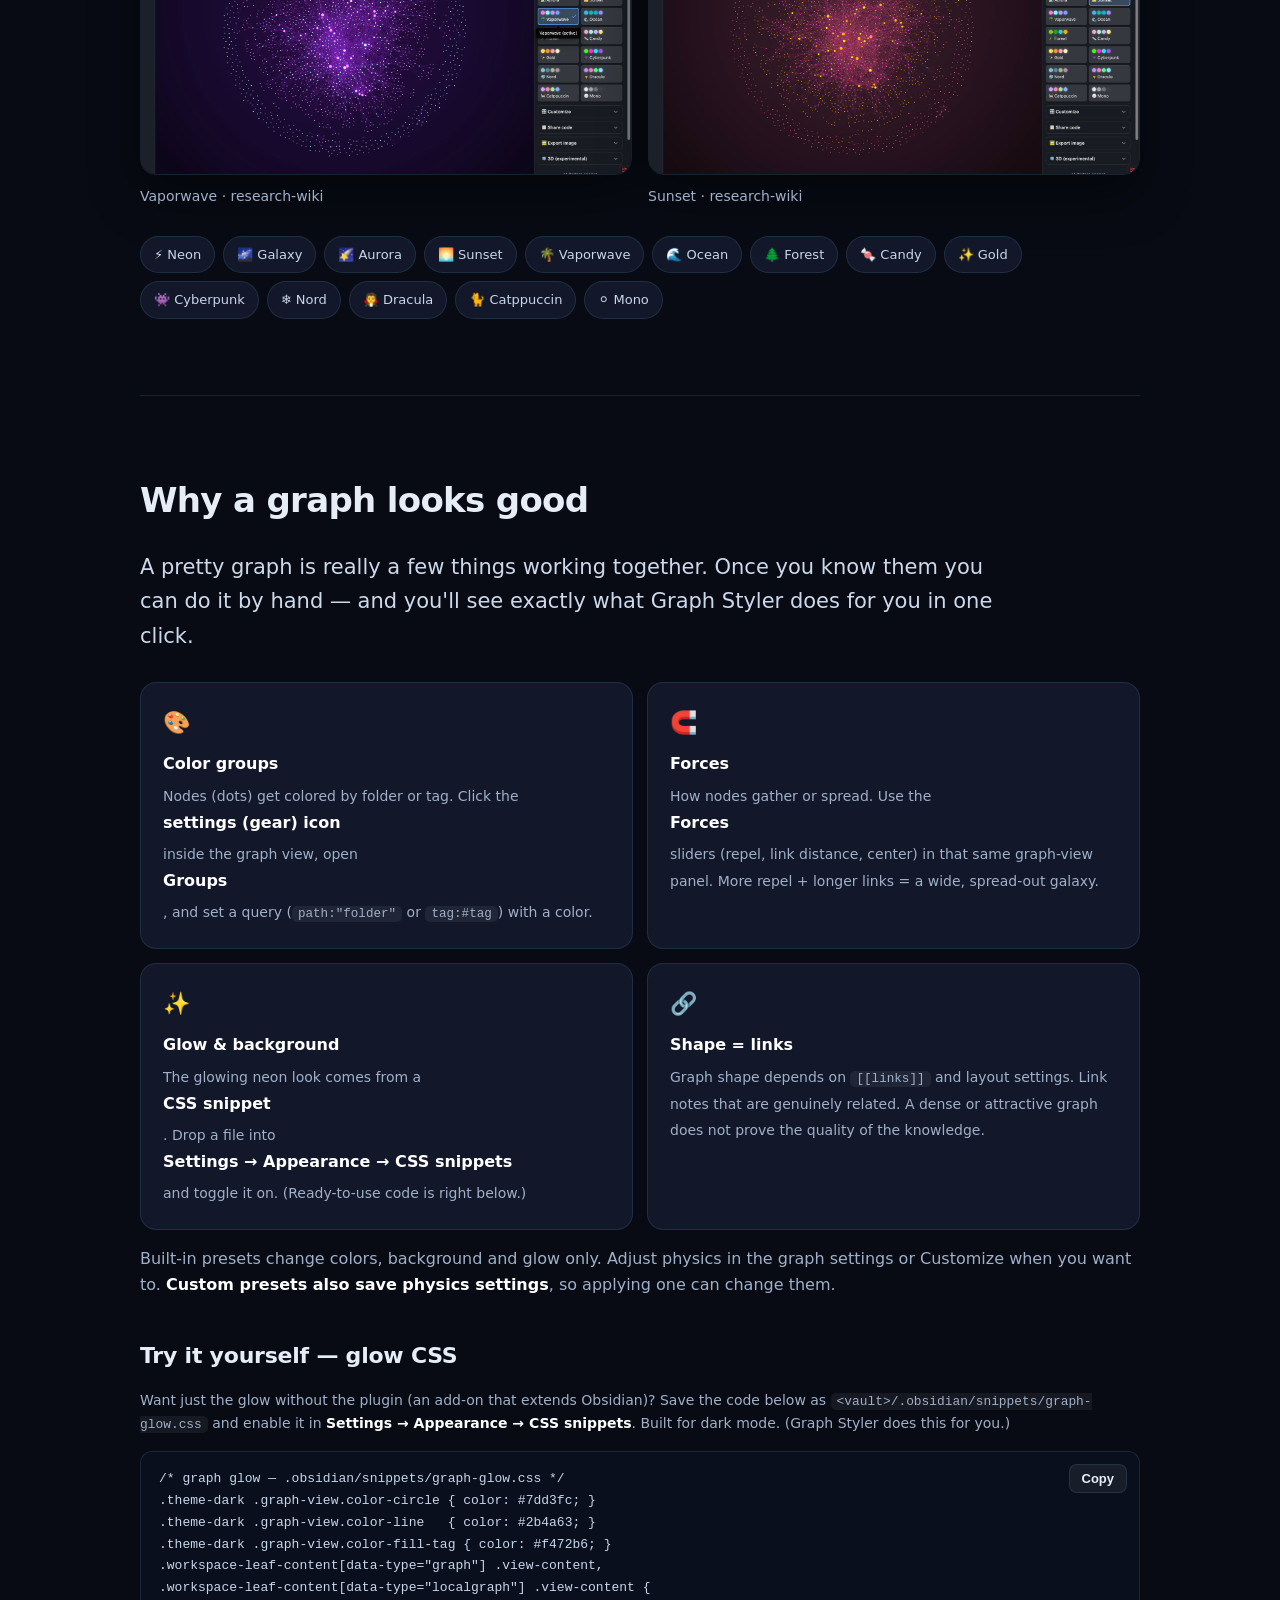
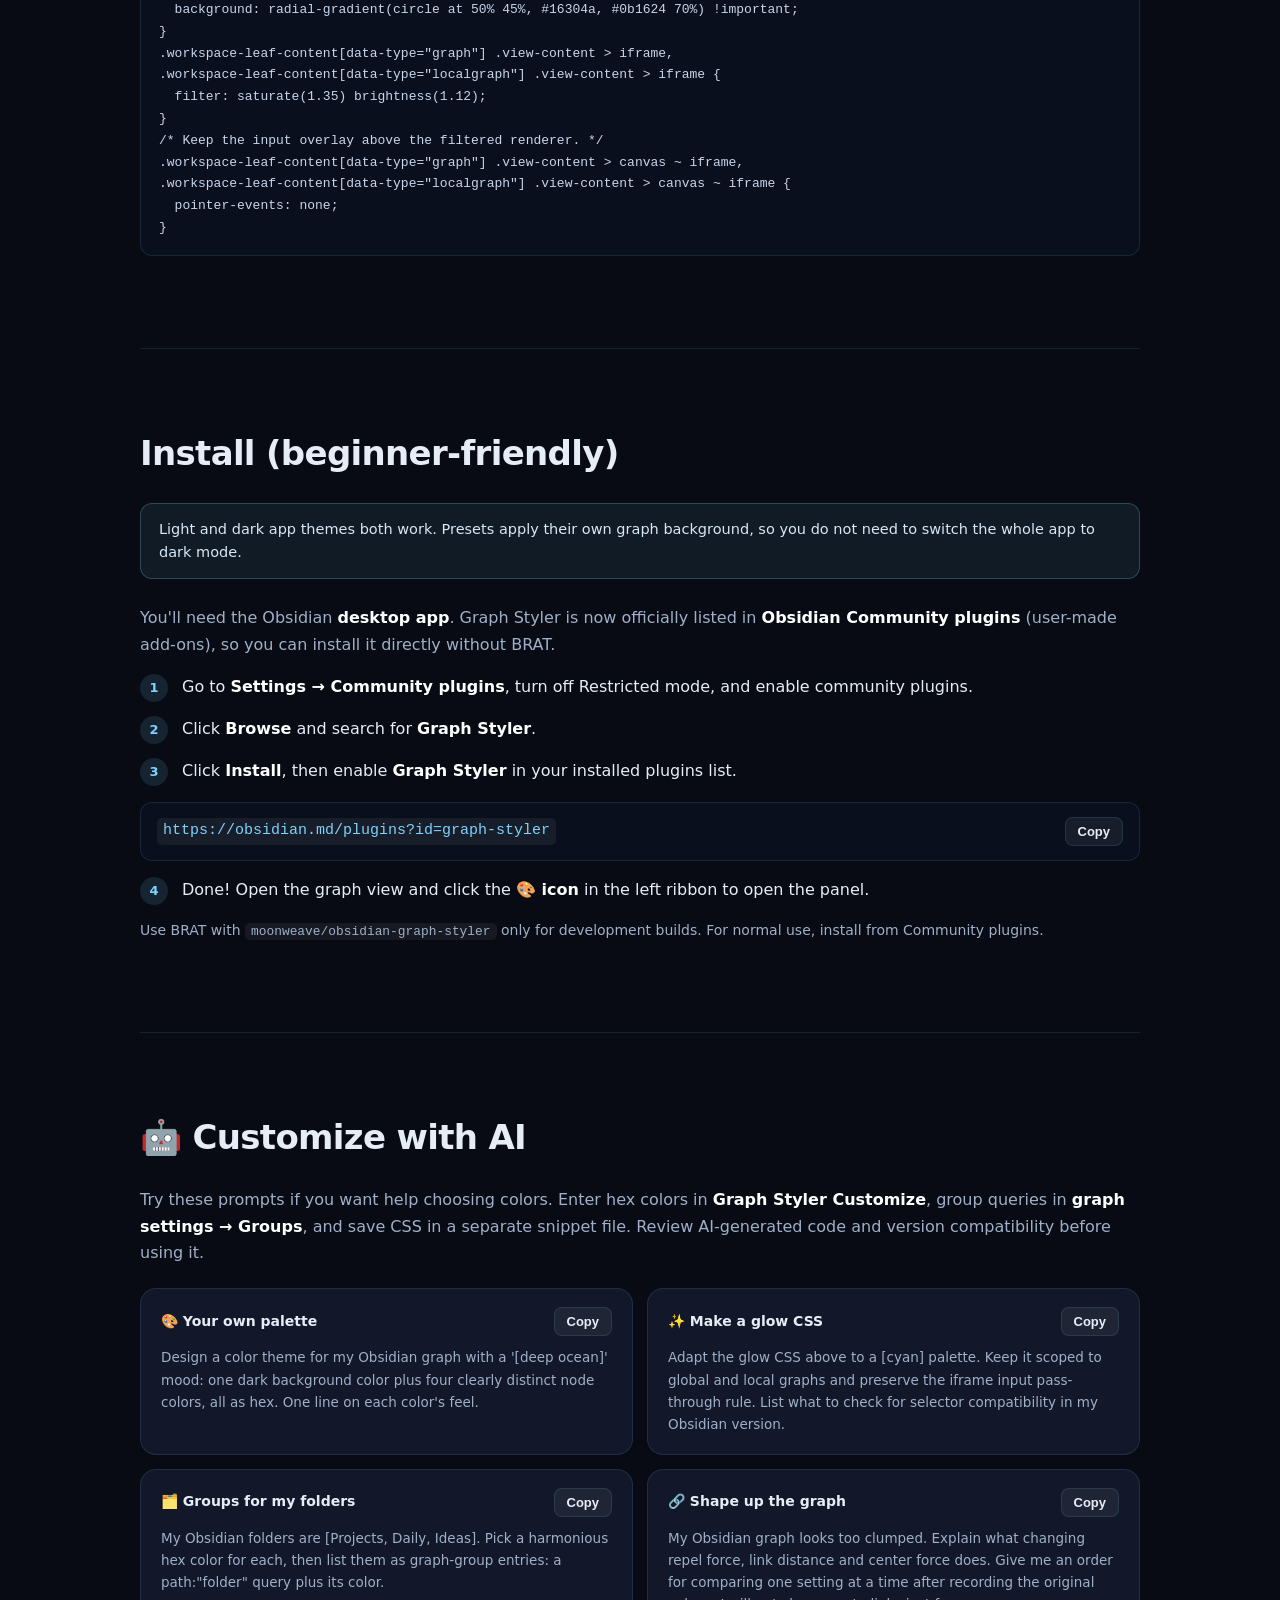
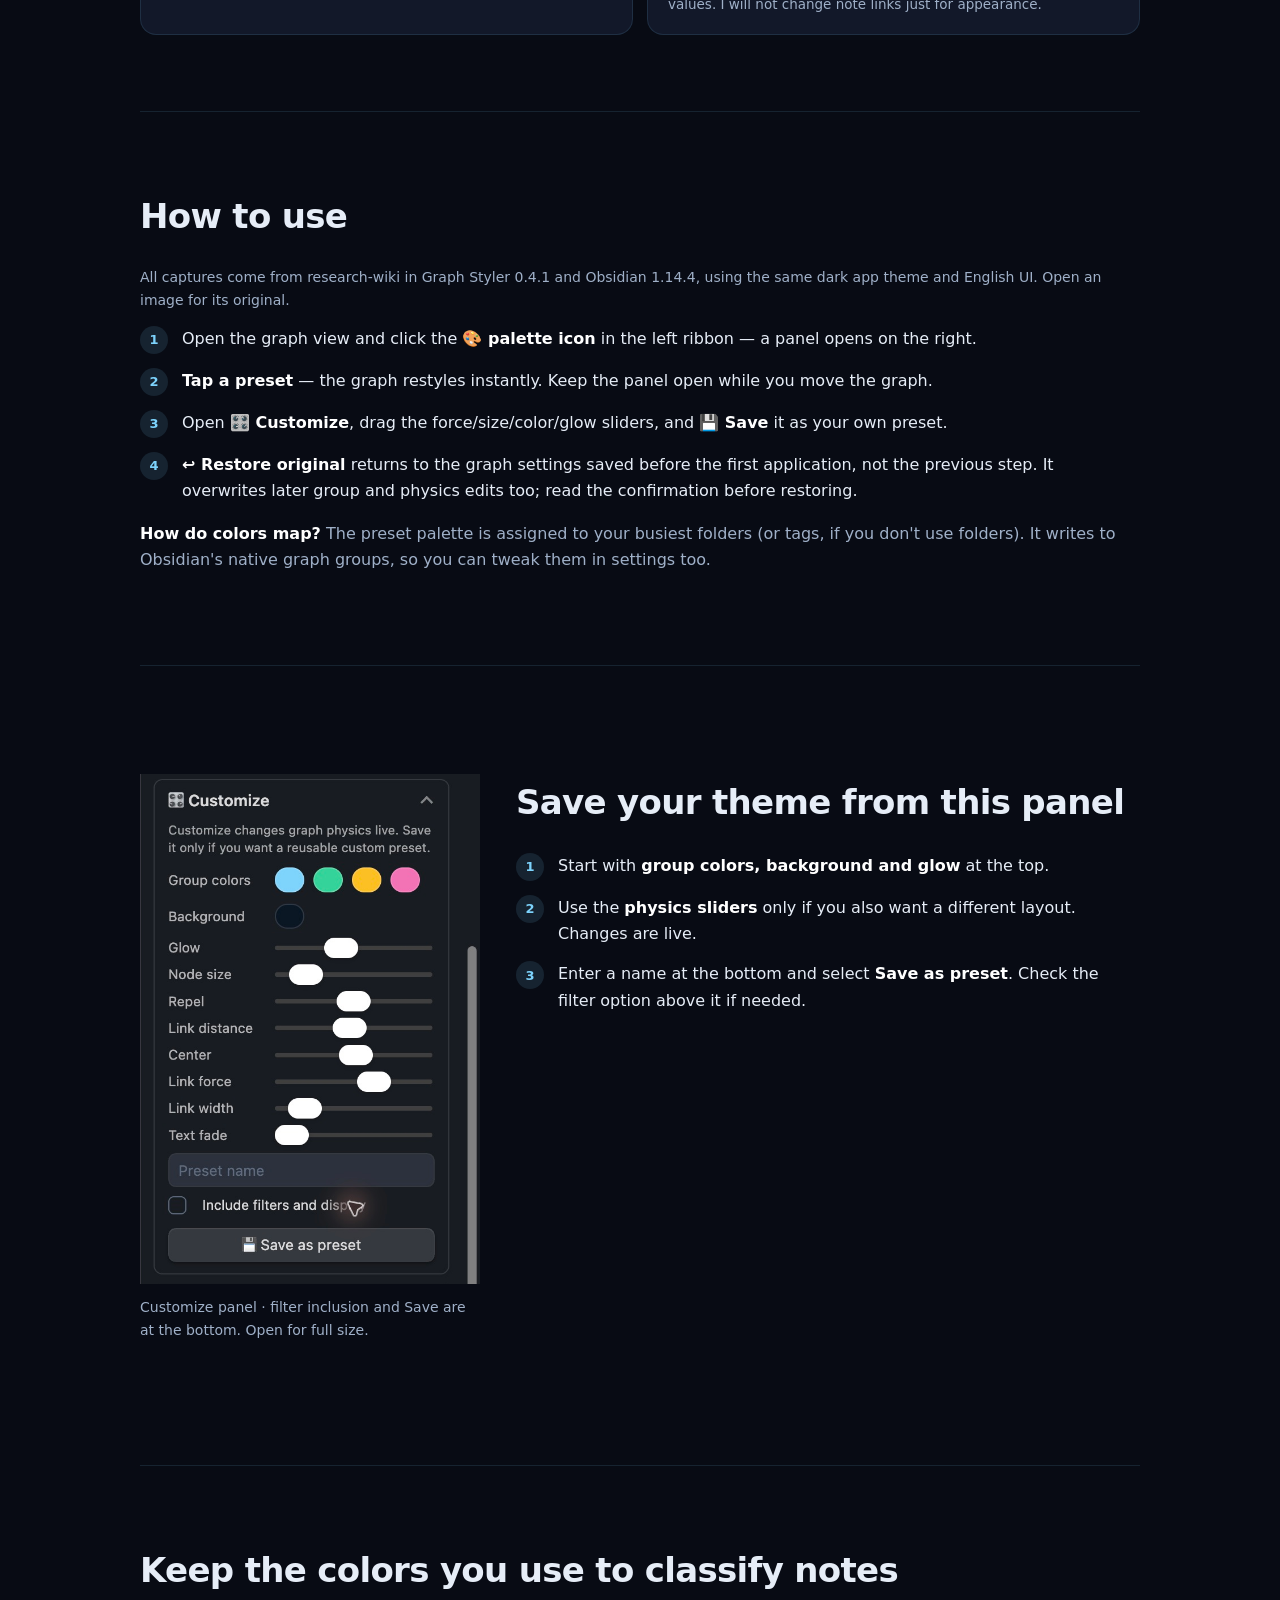
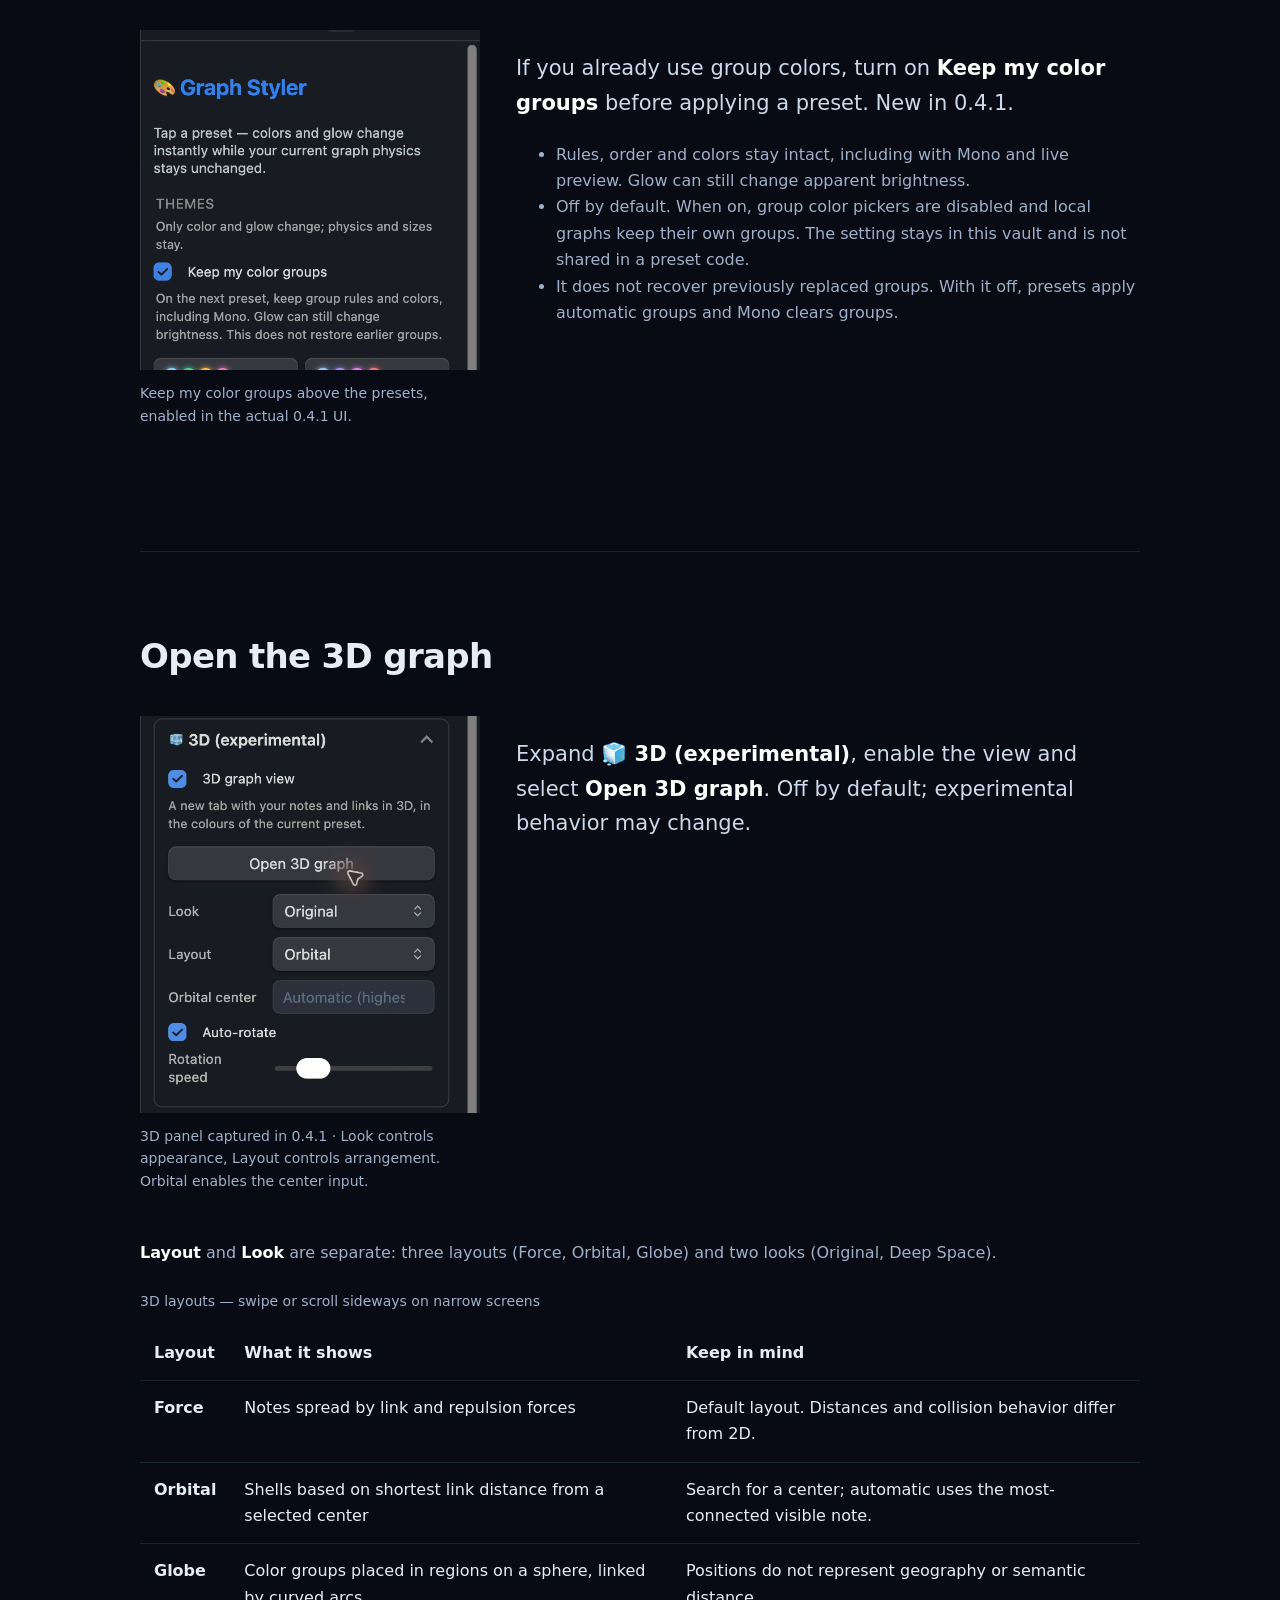
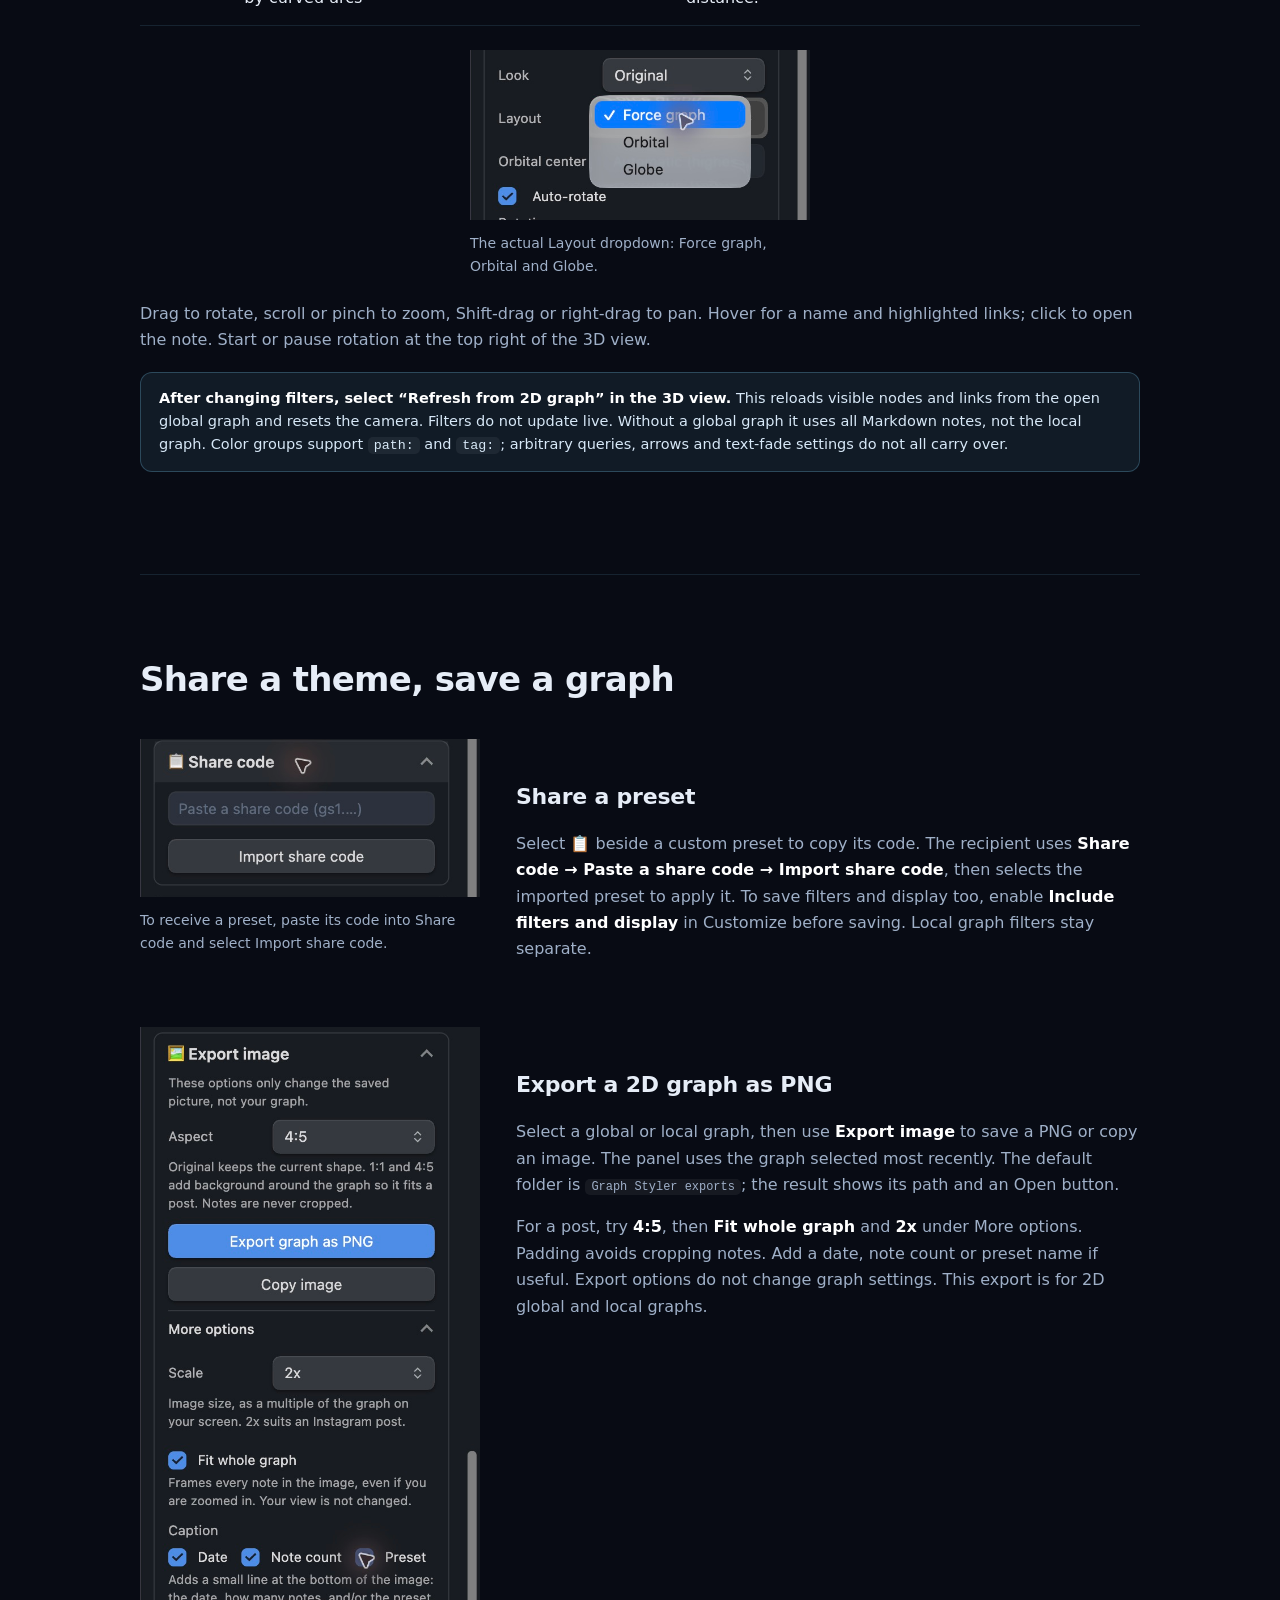
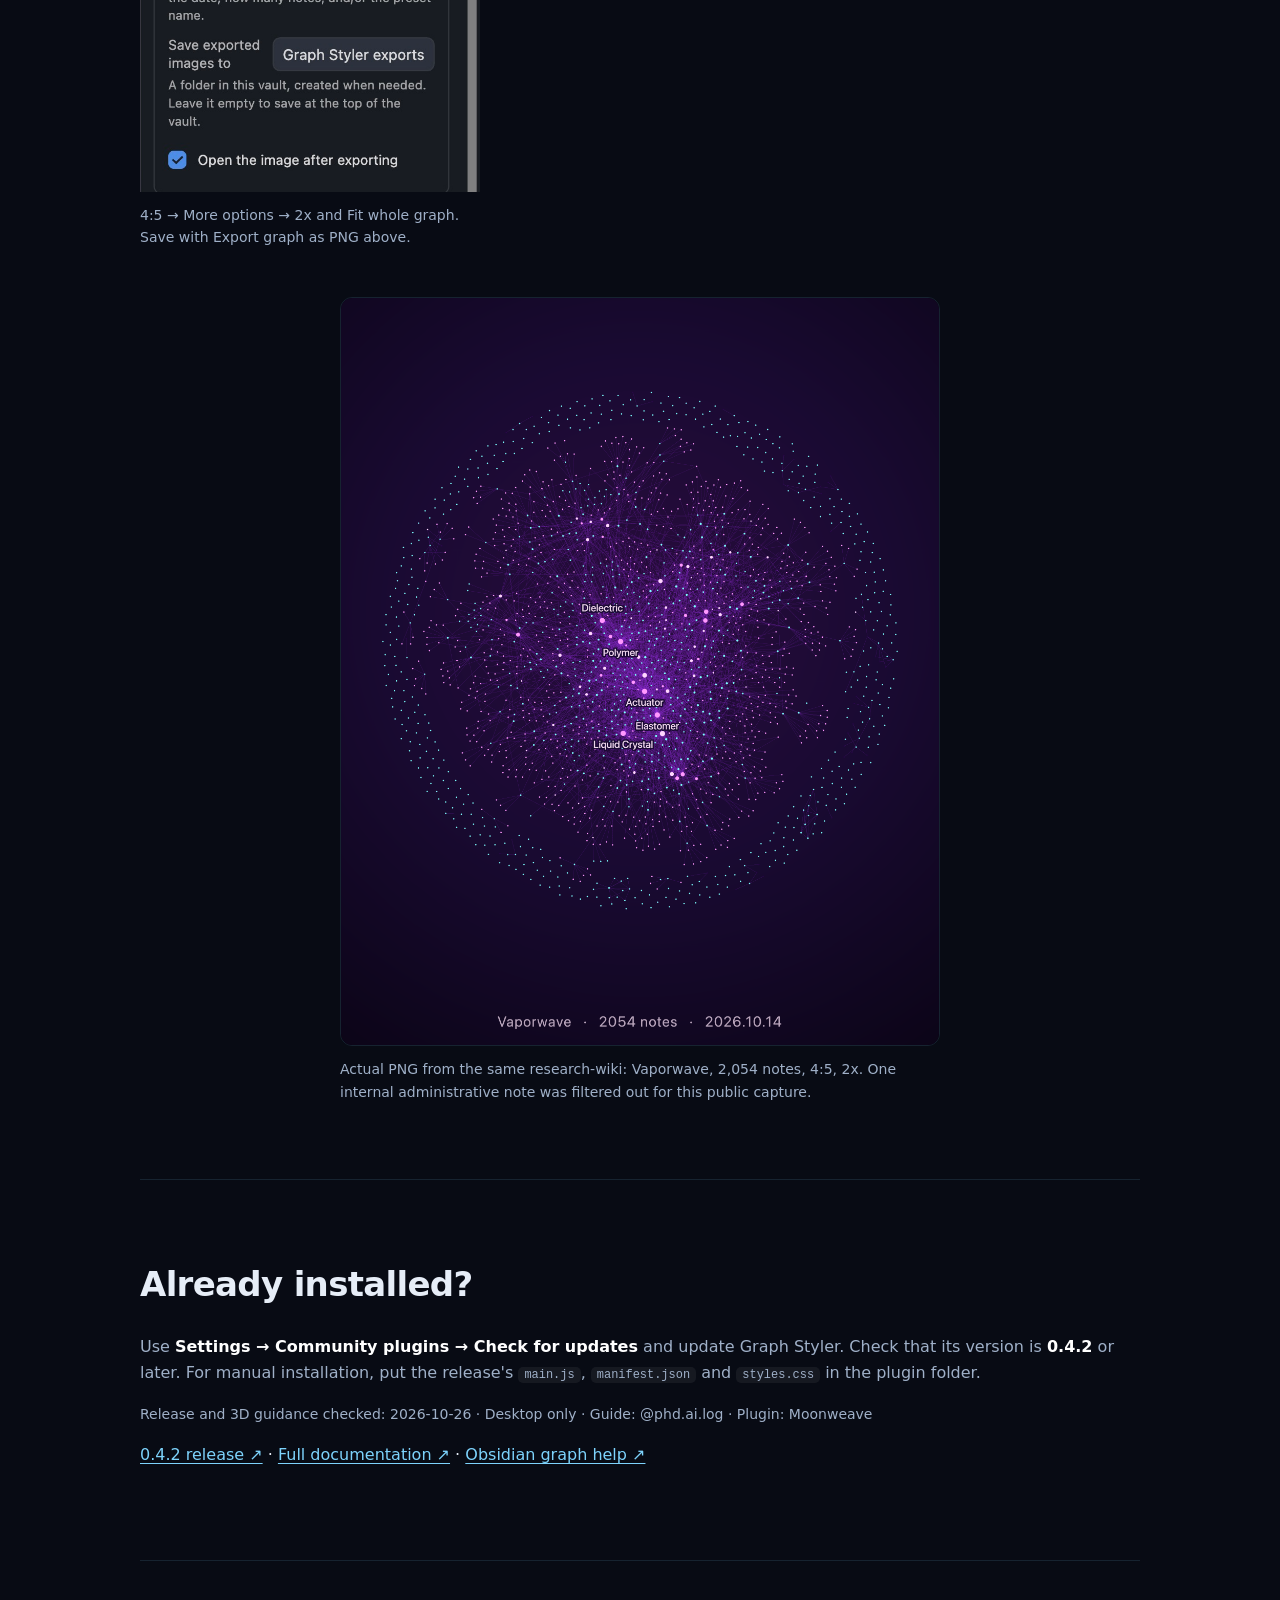
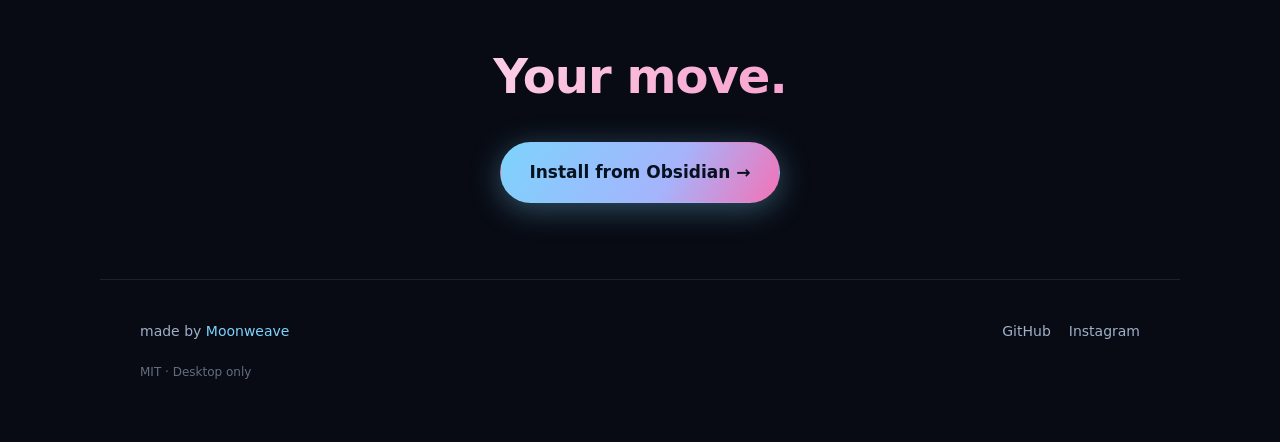
<file: en/index.html>
<!doctype html>
<html lang="en">
<head>
  <meta charset="utf-8">
  <meta name="viewport" content="width=device-width, initial-scale=1">
  <title>Graph Styler — Your Obsidian graph, one click away</title>
  <meta name="description" content="Graph Styler 0.4.2 guide: themes, color group preservation, experimental 3D, sharing and PNG export.">
  <meta property="og:title" content="Graph Styler">
  <meta property="og:description" content="Themes, your own color groups, experimental 3D and PNG export.">
  <meta property="og:image" content="https://graph-styler.pages.dev/assets/research-041/overview.jpg">
  <meta property="og:url" content="https://graph-styler.pages.dev/en/">
  <link rel="canonical" href="https://graph-styler.pages.dev/en/">
  <link rel="alternate" hreflang="ko" href="https://graph-styler.pages.dev/">
  <link rel="alternate" hreflang="en" href="https://graph-styler.pages.dev/en/">
  <meta name="theme-color" content="#080b14">
  <link rel="icon" href="data:image/svg+xml,&lt;svg xmlns=%22http://www.w3.org/2000/svg%22 viewBox=%220 0 100 100%22&gt;&lt;text y=%22.9em%22 font-size=%2288%22&gt;%F0%9F%8E%A8&lt;/text&gt;&lt;/svg&gt;">
  <link rel="stylesheet" href="../style.css">
</head>
<body>
  <header class="nav">
    <a class="brand" href="#top">🎨 Graph Styler</a>
    <nav class="links">
      <a href="#about">About</a>
      <a href="#presets">Presets</a>
      <a href="#keep-groups">Groups</a>
      <a href="#install">Install</a>
      <a href="#graph3d">3D</a>
      <a href="#usage">Usage</a>
    </nav>
    <div class="lang">
      <a class="lang-btn" href="../?lang=ko">KO</a>
      <a class="lang-btn active" href="./">EN</a>
    </div>
  </header>

  <main id="top">
    <!-- HERO -->
    <section class="hero">
      <div class="hero-text">
        <h1>Your Obsidian graph,<br>one click away.</h1>
        <p class="lead">Change colors and glow, keep your current physics. No hand-written CSS needed.</p>
        <p class="muted small">Updated for 0.4.2 · October 26, 2026 · @phd.ai.log</p>
        <div class="cta">
          <a class="btn primary" href="https://obsidian.md/plugins?id=graph-styler" target="_blank" rel="noopener">Install from Obsidian →</a>
          <a class="btn ghost" href="#usage">See how</a>
        </div>
      </div>
      <figure class="hero-shot">
        <a href="../assets/research-041/overview.jpg"><img src="../assets/research-041/overview.jpg" alt="Research wiki graph with Graph Styler 0.4.1 open; note titles and search sidebar hidden" width="3024" height="1898" loading="eager"></a>
      </figure>
    </section>

    <!-- ABOUT -->
    <section id="about" class="section">
      <h2>What it is</h2>
      <p class="big">Obsidian's graph shows notes and their links as dots and lines. Graph Styler changes its <b>colors, background and glow with one preset</b>. Built-in presets leave your physics and sizes alone. It does not analyze your notes or create new links.</p>
      <ul class="feature-grid">
        <li><span class="fi">🎨</span><b>14 presets</b><em>From Neon to Nord & Dracula</em></li>
        <li><span class="fi">🎛️</span><b>Make your own</b><em>Tune with sliders, then save</em></li>
        <li><span class="fi">🌍</span><b>Any vault</b><em>Colors map to your folders (or tags)</em></li>
        <li><span class="fi">↩︎</span><b>Safe</b><em>Original backed up, restore anytime</em></li>
      </ul>
    </section>

    <!-- PRESETS -->
    <section id="presets" class="section">
      <h2>Same graph, different mood</h2>
      <div class="gallery">
        <figure><a href="../assets/research-041/vaporwave.jpg"><img src="../assets/research-041/vaporwave.jpg" width="3024" height="1898" alt="Research wiki graph with Vaporwave applied in Graph Styler 0.4.1" loading="lazy"></a><figcaption>Vaporwave · research-wiki</figcaption></figure>
        <figure><a href="../assets/research-041/sunset.jpg"><img src="../assets/research-041/sunset.jpg" width="3024" height="1898" alt="Same research wiki graph with Sunset applied in Graph Styler 0.4.1" loading="lazy"></a><figcaption>Sunset · research-wiki</figcaption></figure>
      </div>
      <div class="chips">
        <span>⚡ Neon</span><span>🌌 Galaxy</span><span>🌠 Aurora</span><span>🌅 Sunset</span>
        <span>🌴 Vaporwave</span><span>🌊 Ocean</span><span>🌲 Forest</span><span>🍬 Candy</span>
        <span>✨ Gold</span><span>👾 Cyberpunk</span><span>❄️ Nord</span><span>🧛 Dracula</span>
        <span>🐈 Catppuccin</span><span>⚪ Mono</span>
      </div>
    </section>

    <!-- HOW -->
    <section id="how" class="section">
      <h2>Why a graph looks good</h2>
      <p class="big">A pretty graph is really a few things working together. Once you know them you can do it by hand — and you'll see exactly what Graph Styler does for you in one click.</p>
      <ul class="how-grid">
        <li>
          <span class="hi">🎨</span>
          <b>Color groups</b>
          <span>Nodes (dots) get colored by folder or tag. Click the <b>settings (gear) icon</b> inside the graph view, open <b>Groups</b>, and set a query (<code>path:"folder"</code> or <code>tag:#tag</code>) with a color.</span>
        </li>
        <li>
          <span class="hi">🧲</span>
          <b>Forces</b>
          <span>How nodes gather or spread. Use the <b>Forces</b> sliders (repel, link distance, center) in that same graph-view panel. More repel + longer links = a wide, spread-out galaxy.</span>
        </li>
        <li>
          <span class="hi">✨</span>
          <b>Glow & background</b>
          <span>The glowing neon look comes from a <b>CSS snippet</b>. Drop a file into <b>Settings → Appearance → CSS snippets</b> and toggle it on. (Ready-to-use code is right below.)</span>
        </li>
        <li>
          <span class="hi">🔗</span>
          <b>Shape = links</b>
          <span>Graph shape depends on <code>[[links]]</code> and layout settings. Link notes that are genuinely related. A dense or attractive graph does not prove the quality of the knowledge.</span>
        </li>
      </ul>
      <p class="muted">Built-in presets change colors, background and glow only. Adjust physics in the graph settings or Customize when you want to. <b>Custom presets also save physics settings</b>, so applying one can change them.</p>

      <h3>Try it yourself — glow CSS</h3>
      <p class="muted small">Want just the glow without the plugin (an add-on that extends Obsidian)? Save the code below as <code>&lt;vault&gt;/.obsidian/snippets/graph-glow.css</code> and enable it in <b>Settings → Appearance → CSS snippets</b>. Built for dark mode. (Graph Styler does this for you.)</p>
      <div class="snippet">
        <pre><code>/* graph glow — .obsidian/snippets/graph-glow.css */
.theme-dark .graph-view.color-circle { color: #7dd3fc; }
.theme-dark .graph-view.color-line   { color: #2b4a63; }
.theme-dark .graph-view.color-fill-tag { color: #f472b6; }
.workspace-leaf-content[data-type="graph"] .view-content,
.workspace-leaf-content[data-type="localgraph"] .view-content {
  background: radial-gradient(circle at 50% 45%, #16304a, #0b1624 70%) !important;
}
.workspace-leaf-content[data-type="graph"] .view-content > iframe,
.workspace-leaf-content[data-type="localgraph"] .view-content > iframe {
  filter: saturate(1.35) brightness(1.12);
}
/* Keep the input overlay above the filtered renderer. */
.workspace-leaf-content[data-type="graph"] .view-content > canvas ~ iframe,
.workspace-leaf-content[data-type="localgraph"] .view-content > canvas ~ iframe {
  pointer-events: none;
}</code></pre>
        <button class="copy snippet-copy">Copy</button>
      </div>
    </section>

    <!-- INSTALL -->
    <section id="install" class="section">
      <h2>Install (beginner-friendly)</h2>
      <div class="tip">Light and dark app themes both work. Presets apply their own graph background, so you do not need to switch the whole app to dark mode.</div>
      <p class="muted">You'll need the Obsidian <b>desktop app</b>. Graph Styler is now officially listed in <b>Obsidian Community plugins</b> (user-made add-ons), so you can install it directly without BRAT.</p>
      <ol class="steps big-steps">
        <li><span class="n">1</span><span>Go to <b>Settings → Community plugins</b>, turn off Restricted mode, and enable community plugins.</span></li>
        <li><span class="n">2</span><span>Click <b>Browse</b> and search for <b>Graph Styler</b>.</span></li>
        <li><span class="n">3</span><span>Click <b>Install</b>, then enable <b>Graph Styler</b> in your installed plugins list.</span></li>
      </ol>
      <div class="code"><code>https://obsidian.md/plugins?id=graph-styler</code><button class="copy" data-copy="https://obsidian.md/plugins?id=graph-styler">Copy</button></div>
      <ol class="steps big-steps" start="4">
        <li><span class="n">4</span><span>Done! Open the graph view and click the <b>🎨 icon</b> in the left ribbon to open the panel.</span></li>
      </ol>
      <p class="muted small">Use BRAT with <code>moonweave/obsidian-graph-styler</code> only for development builds. For normal use, install from Community plugins.</p>
    </section>

    <!-- AI PROMPTS -->
    <section id="ai" class="section">
      <h2>🤖 Customize with AI</h2>
      <p class="muted">Try these prompts if you want help choosing colors. Enter hex colors in <b>Graph Styler Customize</b>, group queries in <b>graph settings → Groups</b>, and save CSS in a separate snippet file. Review AI-generated code and version compatibility before using it.</p>

      <div class="prompts">
        <div class="prompt">
          <div class="prompt-head"><span class="prompt-label">🎨 Your own palette</span><button class="copy prompt-copy">Copy</button></div>
          <p class="prompt-text">Design a color theme for my Obsidian graph with a '[deep ocean]' mood: one dark background color plus four clearly distinct node colors, all as hex. One line on each color's feel.</p>
        </div>

        <div class="prompt">
          <div class="prompt-head"><span class="prompt-label">✨ Make a glow CSS</span><button class="copy prompt-copy">Copy</button></div>
          <p class="prompt-text">Adapt the glow CSS above to a [cyan] palette. Keep it scoped to global and local graphs and preserve the iframe input pass-through rule. List what to check for selector compatibility in my Obsidian version.</p>
        </div>

        <div class="prompt">
          <div class="prompt-head"><span class="prompt-label">🗂️ Groups for my folders</span><button class="copy prompt-copy">Copy</button></div>
          <p class="prompt-text">My Obsidian folders are [Projects, Daily, Ideas]. Pick a harmonious hex color for each, then list them as graph-group entries: a path:"folder" query plus its color.</p>
        </div>

        <div class="prompt">
          <div class="prompt-head"><span class="prompt-label">🔗 Shape up the graph</span><button class="copy prompt-copy">Copy</button></div>
          <p class="prompt-text">My Obsidian graph looks too clumped. Explain what changing repel force, link distance and center force does. Give me an order for comparing one setting at a time after recording the original values. I will not change note links just for appearance.</p>
        </div>
      </div>
    </section>

    <!-- USAGE -->
    <section id="usage" class="section">
      <h2>How to use</h2>
      <p class="muted small">All captures come from research-wiki in Graph Styler 0.4.1 and Obsidian 1.14.4, using the same dark app theme and English UI. Open an image for its original.</p>
      <ol class="steps big-steps">
        <li><span class="n">1</span><span>Open the graph view and click the <b>🎨 palette icon</b> in the left ribbon — a panel opens on the right.</span></li>
        <li><span class="n">2</span><span><b>Tap a preset</b> — the graph restyles instantly. Keep the panel open while you move the graph.</span></li>
        <li><span class="n">3</span><span>Open <b>🎛️ Customize</b>, drag the force/size/color/glow sliders, and <b>💾 Save</b> it as your own preset.</span></li>
        <li><span class="n">4</span><span><b>↩︎ Restore original</b> returns to the graph settings saved before the first application, not the previous step. It overwrites later group and physics edits too; read the confirmation before restoring.</span></li>
      </ol>
      <p class="muted"><b>How do colors map?</b> The preset palette is assigned to your busiest folders (or tags, if you don't use folders). It writes to Obsidian's native graph groups, so you can tweak them in settings too.</p>
    </section>

    <section id="customize" class="section">
    <div class="visual-step">
      <figure class="ui-shot">
        <a class="ui-panel ui-panel--research-customize" href="../assets/research-041/customize.jpg"><img src="../assets/research-041/customize.jpg" width="3024" height="1898" loading="lazy" alt="Research wiki Customize panel with enabled color pickers, physics sliders and Save as preset"></a>
        <figcaption>Customize panel · filter inclusion and Save are at the bottom. Open for full size.</figcaption>
      </figure>
      <div class="visual-copy">
        <h2>Save your theme from this panel</h2>
        <ol class="steps">
          <li><span class="n">1</span><span>Start with <b>group colors, background and glow</b> at the top.</span></li>
          <li><span class="n">2</span><span>Use the <b>physics sliders</b> only if you also want a different layout. Changes are live.</span></li>
          <li><span class="n">3</span><span>Enter a name at the bottom and select <b>Save as preset</b>. Check the filter option above it if needed.</span></li>
        </ol>
      </div>
    </div>

    </section>
    <article aria-label="Graph Styler guide">
    <section id="keep-groups" class="section">
      <h2>Keep the colors you use to classify notes</h2>
      <div class="visual-step">
        <figure class="ui-shot">
          <a class="ui-panel ui-panel--research-groups" href="../assets/research-041/groups.jpg"><img src="../assets/research-041/groups.jpg" width="3024" height="1898" loading="lazy" alt="Keep my color groups enabled in the research wiki vault on Graph Styler 0.4.1"></a>
          <figcaption>Keep my color groups above the presets, enabled in the actual 0.4.1 UI.</figcaption>
        </figure>
        <div class="visual-copy">
      <p class="big">If you already use group colors, turn on <b>Keep my color groups</b> before applying a preset. New in 0.4.1.</p>
      <ul class="muted">
        <li>Rules, order and colors stay intact, including with Mono and live preview. Glow can still change apparent brightness.</li>
        <li>Off by default. When on, group color pickers are disabled and local graphs keep their own groups. The setting stays in this vault and is not shared in a preset code.</li>
        <li>It does not recover previously replaced groups. With it off, presets apply automatic groups and Mono clears groups.</li>
      </ul>
        </div>
      </div>
    </section>

    <section id="graph3d" class="section">
      <h2>Open the 3D graph</h2>
      <div class="visual-step">
        <figure class="ui-shot">
          <a class="ui-panel ui-panel--research-3d" href="../assets/research-041/3d-panel.jpg"><img src="../assets/research-041/3d-panel.jpg" width="3024" height="1898" loading="lazy" alt="Research wiki dark-theme 3D panel with Look, Orbital layout, center and auto-rotate"></a>
          <figcaption>3D panel captured in 0.4.1 · Look controls appearance, Layout controls arrangement. Orbital enables the center input.</figcaption>
        </figure>
        <div class="visual-copy">
      <p class="big">Expand <b>🧊 3D (experimental)</b>, enable the view and select <b>Open 3D graph</b>. Off by default; experimental behavior may change.</p>
        </div>
      </div>
      <p class="muted"><b>Layout</b> and <b>Look</b> are separate: three layouts (Force, Orbital, Globe) and two looks (Original, Deep Space).</p>
      <div class="table-scroll" role="region" tabindex="0" aria-label="3D layouts">
        <table>
          <caption>3D layouts — swipe or scroll sideways on narrow screens</caption>
          <thead><tr><th scope="col">Layout</th><th scope="col">What it shows</th><th scope="col">Keep in mind</th></tr></thead>
          <tbody>
            <tr><th scope="row">Force</th><td>Notes spread by link and repulsion forces</td><td>Default layout. Distances and collision behavior differ from 2D.</td></tr>
            <tr><th scope="row">Orbital</th><td>Shells based on shortest link distance from a selected center</td><td>Search for a center; automatic uses the most-connected visible note.</td></tr>
            <tr><th scope="row">Globe</th><td>Color groups placed in regions on a sphere, linked by curved arcs</td><td>Positions do not represent geography or semantic distance.</td></tr>
          </tbody>
        </table>
      </div>
      <figure class="ui-shot ui-menu-shot">
        <a class="ui-panel ui-panel--research-layout" href="../assets/research-041/3d-layouts.jpg"><img src="../assets/research-041/3d-layouts.jpg" width="3024" height="1898" loading="lazy" alt="Actual Layout dropdown showing Force graph, Orbital and Globe in 0.4.1"></a>
        <figcaption>The actual Layout dropdown: Force graph, Orbital and Globe.</figcaption>
      </figure>
      <p class="muted">Drag to rotate, scroll or pinch to zoom, Shift-drag or right-drag to pan. Hover for a name and highlighted links; click to open the note. Start or pause rotation at the top right of the 3D view.</p>
      <p class="tip"><b>After changing filters, select “Refresh from 2D graph” in the 3D view.</b> This reloads visible nodes and links from the open global graph and resets the camera. Filters do not update live. Without a global graph it uses all Markdown notes, not the local graph. Color groups support <code>path:</code> and <code>tag:</code>; arbitrary queries, arrows and text-fade settings do not all carry over.</p>
    </section>

    <section id="share-export" class="section">
      <h2>Share a theme, save a graph</h2>
      <div class="visual-step">
        <figure class="ui-shot">
          <a class="ui-panel ui-panel--research-share" href="../assets/research-041/share.jpg"><img src="../assets/research-041/share.jpg" width="3024" height="1898" loading="lazy" alt="Research wiki dark-theme Share code paste field and Import share code button"></a>
          <figcaption>To receive a preset, paste its code into Share code and select Import share code.</figcaption>
        </figure>
        <div class="visual-copy">
      <h3>Share a preset</h3>
      <p class="muted">Select 📋 beside a custom preset to copy its code. The recipient uses <b>Share code → Paste a share code → Import share code</b>, then selects the imported preset to apply it. To save filters and display too, enable <b>Include filters and display</b> in Customize before saving. Local graph filters stay separate.</p>
        </div>
      </div>
      <div class="visual-step">
        <figure class="ui-shot">
          <a class="ui-panel ui-panel--research-export" href="../assets/research-041/export-options.jpg"><img src="../assets/research-041/export-options.jpg" width="3024" height="1898" loading="lazy" alt="Research wiki Export image panel showing 4:5, PNG and Copy buttons, 2x, Fit whole graph and captions"></a>
          <figcaption>4:5 → More options → 2x and Fit whole graph. Save with Export graph as PNG above.</figcaption>
        </figure>
        <div class="visual-copy">
      <h3>Export a 2D graph as PNG</h3>
      <p class="muted">Select a global or local graph, then use <b>Export image</b> to save a PNG or copy an image. The panel uses the graph selected most recently. The default folder is <code>Graph Styler exports</code>; the result shows its path and an Open button.</p>
      <p class="muted">For a post, try <b>4:5</b>, then <b>Fit whole graph</b> and <b>2x</b> under More options. Padding avoids cropping notes. Add a date, note count or preset name if useful. Export options do not change graph settings. This export is for 2D global and local graphs.</p>
        </div>
      </div>
      <figure class="ui-result">
        <a href="../assets/research-041/export-result.png"><img src="../assets/research-041/export-result.png" width="4672" height="5840" loading="lazy" alt="Actual research-wiki Vaporwave PNG export, 2054 visible notes, 4:5, 2x and footer caption"></a>
        <figcaption>Actual PNG from the same research-wiki: Vaporwave, 2,054 notes, 4:5, 2x. One internal administrative note was filtered out for this public capture.</figcaption>
      </figure>
    </section>
    <section id="updates" class="section">
      <h2>Already installed?</h2>
      <p class="muted">Use <b>Settings → Community plugins → Check for updates</b> and update Graph Styler. Check that its version is <b>0.4.2</b> or later. For manual installation, put the release's <code>main.js</code>, <code>manifest.json</code> and <code>styles.css</code> in the plugin folder.</p>
      <p class="muted small">Release and 3D guidance checked: 2026-10-26 · Desktop only · Guide: @phd.ai.log · Plugin: Moonweave</p>
      <p class="source-links"><a href="https://github.com/moonweave/obsidian-graph-styler/releases/tag/0.4.2">0.4.2 release ↗</a> · <a href="https://github.com/moonweave/obsidian-graph-styler/blob/0.4.2/README.md">Full documentation ↗</a> · <a href="https://obsidian.md/help/plugins/graph">Obsidian graph help ↗</a></p>
    </section>
    </article>

    <!-- CTA -->
    <section class="section closer">
      <h2>Your move.</h2>
      <a class="btn primary big" href="https://obsidian.md/plugins?id=graph-styler" target="_blank" rel="noopener">Install from Obsidian →</a>
    </section>
  </main>

  <footer class="footer">
    <div class="made">made by <a href="https://github.com/moonweave" target="_blank" rel="noopener">Moonweave</a></div>
    <div class="flinks">
      <a href="https://github.com/moonweave/obsidian-graph-styler" target="_blank" rel="noopener">GitHub</a>
      <a href="https://www.instagram.com/phd.ai.log/" target="_blank" rel="noopener">Instagram</a>
    </div>
    <div class="lic">MIT · Desktop only</div>
  </footer>

  <script src="../script.js"></script>
</body>
</html>
</file>
<file: style.css>
:root {
  --bg: #080b14;
  --bg2: #0e1322;
  --card: #121829;
  --border: rgba(125, 211, 252, 0.12);
  --text: #e6edf7;
  --muted: #9fb0c8;
  --accent: #7dd3fc;
  --accent2: #f472b6;
  --accent3: #34d399;
  --radius: 16px;
  --maxw: 1080px;
}

* { box-sizing: border-box; }

html { scroll-padding-top: 80px; }

body {
  margin: 0;
  background: var(--bg);
  color: var(--text);
  font-family: system-ui, -apple-system, "Apple SD Gothic Neo", "Pretendard",
    "Segoe UI", Roboto, sans-serif;
  line-height: 1.65;
  -webkit-font-smoothing: antialiased;
  overflow-x: hidden;
}

body::before {
  content: "";
  position: fixed;
  inset: 0;
  z-index: -1;
  background:
    radial-gradient(60% 50% at 75% -5%, rgba(125, 211, 252, 0.16), transparent 60%),
    radial-gradient(55% 45% at 10% 10%, rgba(244, 114, 182, 0.12), transparent 55%),
    radial-gradient(70% 60% at 50% 110%, rgba(52, 211, 153, 0.10), transparent 60%);
}

a { color: inherit; text-decoration: none; }
b { color: #fff; font-weight: 650; }

/* ---- nav ---- */
.nav {
  position: sticky;
  top: 0;
  z-index: 50;
  display: flex;
  align-items: center;
  gap: 18px;
  padding: 14px clamp(16px, 4vw, 40px);
  background: rgba(8, 11, 20, 0.72);
  backdrop-filter: blur(14px);
  border-bottom: 1px solid var(--border);
}
.brand { font-weight: 700; font-size: 18px; letter-spacing: -0.01em; }
.nav .links { display: flex; gap: 20px; margin-left: auto; font-size: 14px; color: var(--muted); }
.nav .links a:hover { color: var(--text); }
.lang { display: flex; gap: 4px; }
.lang-btn {
  background: transparent; border: 1px solid var(--border); color: var(--muted);
  font-size: 12px; font-weight: 600; padding: 5px 10px; border-radius: 999px; cursor: pointer;
}
.lang-btn.active { color: #06121f; background: var(--accent); border-color: var(--accent); }

/* ---- layout ---- */
main { max-width: var(--maxw); margin: 0 auto; padding: 0 clamp(16px, 4vw, 40px); }
.section { padding: 76px 0; border-top: 1px solid var(--border); }
.section h2 { font-size: clamp(24px, 3.4vw, 34px); letter-spacing: -0.02em; margin: 0 0 22px; }

/* ---- hero ---- */
.hero {
  display: grid;
  grid-template-columns: 1.05fr 1fr;
  gap: 48px;
  align-items: center;
  padding: clamp(48px, 8vw, 96px) 0;
}
.hero h1 {
  font-size: clamp(34px, 6vw, 62px);
  line-height: 1.05;
  letter-spacing: -0.03em;
  margin: 0 0 18px;
  background: linear-gradient(120deg, #fff 30%, var(--accent) 75%, var(--accent2));
  -webkit-background-clip: text;
  background-clip: text;
  color: transparent;
}
.lead { font-size: clamp(16px, 2vw, 19px); color: var(--muted); margin: 0 0 28px; max-width: 30ch; }
.cta { display: flex; gap: 12px; flex-wrap: wrap; }

.btn {
  display: inline-flex; align-items: center; gap: 6px;
  font-weight: 650; font-size: 15px; padding: 12px 20px; border-radius: 999px;
  border: 1px solid transparent; cursor: pointer; transition: transform .12s ease, box-shadow .2s ease;
}
.btn.primary {
  color: #06121f;
  background: linear-gradient(120deg, var(--accent), #a5b4fc 60%, var(--accent2));
  box-shadow: 0 6px 30px rgba(125, 211, 252, 0.35);
}
.btn.primary:hover { transform: translateY(-2px); box-shadow: 0 10px 38px rgba(125, 211, 252, 0.5); }
.btn.ghost { color: var(--text); border-color: var(--border); background: rgba(255, 255, 255, 0.03); }
.btn.ghost:hover { border-color: var(--accent); }
.btn.big { font-size: 17px; padding: 15px 28px; }

.hero-shot { margin: 0; }
.hero-shot img {
  display: block; width: 100%; height: auto; border-radius: var(--radius);
  border: 1px solid var(--border);
  box-shadow: 0 30px 80px rgba(0, 0, 0, 0.55), 0 0 60px rgba(125, 211, 252, 0.12);
}

/* ---- about ---- */
.big { font-size: clamp(17px, 2.1vw, 21px); color: #cdd9ea; max-width: 64ch; }
.muted { color: var(--muted); }
.small { font-size: 14px; }
.visual-step { display: grid; grid-template-columns: minmax(0, 340px) minmax(0, 1fr); gap: 36px; align-items: start; margin: 32px 0 48px; }
.ui-shot, .ui-result { margin: 0; }
.ui-shot img, .ui-result img { display: block; width: 100%; height: auto; border: 1px solid var(--border); border-radius: 12px; }
.ui-shot a, .ui-result a { display: block; }
.ui-panel { position: relative; overflow: hidden; aspect-ratio: 600 / 1600; background: #f5f5f5; }
.ui-shot .ui-panel img { position: absolute; top: 0; right: 0; width: 341.333333%; max-width: none; height: auto; border: 0; border-radius: 0; }
.ui-panel--groups { aspect-ratio: 600 / 650; }
.ui-panel--customize { aspect-ratio: 600 / 1100; }
.ui-shot .ui-panel--customize img { top: -10.909091%; }
.ui-panel--3d { aspect-ratio: 600 / 1000; }
.ui-shot .ui-panel--3d img { top: -50%; }
.ui-panel--share { aspect-ratio: 600 / 650; }
.ui-shot .ui-panel--share img { top: -92.307692%; }
.ui-panel--export { aspect-ratio: 600 / 1200; }
.ui-shot .ui-panel--export img { top: -10%; }
.ui-panel--research-groups { aspect-ratio: 600 / 600; }
.ui-shot .ui-panel--research-groups img { width: 504%; top: -10%; }
.ui-panel--research-customize { aspect-ratio: 600 / 900; }
.ui-shot .ui-panel--research-customize img { width: 504%; top: -48.888889%; }
.ui-panel--research-export { aspect-ratio: 600 / 1350; }
.ui-shot .ui-panel--research-export img { width: 504%; top: -11.851852%; }
.ui-panel--research-3d { aspect-ratio: 600 / 700; }
.ui-shot .ui-panel--research-3d img { width: 504%; top: -131.428571%; }
.ui-panel--research-layout { aspect-ratio: 600 / 300; }
.ui-shot .ui-panel--research-layout img { width: 504%; top: -406.666667%; }
.ui-panel--research-share { aspect-ratio: 600 / 280; }
.ui-shot .ui-panel--research-share img { width: 504%; top: -478.571429%; }
.ui-menu-shot { max-width: 340px; margin: 24px auto; }
.ui-panel--layout-menu { aspect-ratio: 600 / 300; }
.ui-shot .ui-panel--layout-menu img { top: -306.666667%; }
.ui-shot figcaption, .ui-result figcaption { color: var(--muted); font-size: 14px; line-height: 1.6; margin-top: 12px; }
.visual-copy h3 { margin-top: 0; }
.ui-result { max-width: 600px; margin: 36px auto 0; }
@media (max-width: 820px) {
  .visual-step { grid-template-columns: 1fr; gap: 20px; }
  .ui-shot { width: 100%; max-width: 440px; margin: 0 auto; }
  .visual-copy { grid-row: 1; }
}
.source-links a { color: var(--accent); text-decoration: underline; text-underline-offset: 3px; }
.table-scroll { overflow-x: auto; margin: 24px 0; }
.table-scroll table { width: 100%; border-collapse: collapse; min-width: 560px; }
.table-scroll caption { text-align: left; color: var(--muted); margin-bottom: 12px; font-size: 14px; }
.table-scroll th, .table-scroll td { text-align: left; padding: 14px; border-bottom: 1px solid var(--border); vertical-align: top; }
.table-scroll th[scope="row"] { position: sticky; left: 0; background: var(--bg); }
.code code { min-width: 0; overflow-wrap: anywhere; }
.nav .brand { flex-shrink: 0; }

.feature-grid {
  list-style: none; padding: 0; margin: 36px 0 0;
  display: grid; grid-template-columns: repeat(4, 1fr); gap: 14px;
}
.feature-grid li {
  background: var(--card); border: 1px solid var(--border); border-radius: var(--radius);
  padding: 20px; display: flex; flex-direction: column; gap: 4px;
}
.feature-grid .fi { font-size: 24px; margin-bottom: 6px; }
.feature-grid b { font-size: 15px; }
.feature-grid em { font-style: normal; font-size: 13px; color: var(--muted); }

/* ---- presets ---- */
.gallery { display: grid; grid-template-columns: 1fr 1fr; gap: 16px; }
.gallery figure { margin: 0; }
.gallery img {
  display: block; width: 100%; height: auto; border-radius: var(--radius); border: 1px solid var(--border);
  box-shadow: 0 20px 50px rgba(0, 0, 0, 0.45);
}
.gallery figcaption { margin-top: 10px; color: var(--muted); font-size: 14px; }
.chips { display: flex; flex-wrap: wrap; gap: 8px; margin-top: 28px; }
.chips span {
  font-size: 13px; padding: 7px 13px; border-radius: 999px;
  background: var(--card); border: 1px solid var(--border); color: #c8d6ea;
}

/* ---- steps / code ---- */
.steps { list-style: none; padding: 0; margin: 0; display: flex; flex-direction: column; gap: 14px; }
.steps li { display: flex; gap: 14px; align-items: flex-start; }
.steps .n {
  flex: 0 0 28px; height: 28px; border-radius: 50%;
  background: rgba(125, 211, 252, 0.12); color: var(--accent);
  display: grid; place-items: center; font-size: 13px; font-weight: 700;
}
.big-steps li { font-size: 16px; }
.code {
  display: flex; align-items: center; justify-content: space-between; gap: 12px;
  margin: 16px 0; padding: 14px 16px; border-radius: 12px;
  background: #0a0f1d; border: 1px solid var(--border);
}
.code code { font-family: ui-monospace, "SF Mono", Menlo, monospace; color: var(--accent); font-size: 15px; }
.copy {
  background: rgba(255, 255, 255, 0.06); border: 1px solid var(--border); color: var(--text);
  font-size: 13px; font-weight: 600; padding: 6px 12px; border-radius: 8px; cursor: pointer; flex-shrink: 0;
}
.copy:hover { border-color: var(--accent); }
.copy.done { color: var(--accent3); border-color: var(--accent3); }
code { background: rgba(255, 255, 255, 0.06); padding: 1px 6px; border-radius: 5px; font-size: 0.92em; }

/* ---- closer / footer ---- */
.closer { text-align: center; }
.closer h2 {
  font-size: clamp(28px, 5vw, 48px);
  background: linear-gradient(120deg, #fff, var(--accent2));
  -webkit-background-clip: text; background-clip: text; color: transparent;
  margin-bottom: 26px;
}
.footer {
  max-width: var(--maxw); margin: 0 auto; padding: 40px clamp(16px, 4vw, 40px) 60px;
  border-top: 1px solid var(--border);
  display: flex; align-items: center; gap: 20px; flex-wrap: wrap; color: var(--muted); font-size: 14px;
}
.footer .made a { color: var(--accent); }
.footer .flinks { display: flex; gap: 18px; margin-left: auto; }
.footer .flinks a:hover { color: var(--text); }
.footer .lic { width: 100%; font-size: 12px; opacity: 0.6; }

/* ---- lang toggle ---- */
[data-en] { transition: opacity .12s ease; }

/* ---- responsive ---- */
@media (max-width: 820px) {
  .hero { grid-template-columns: 1fr; gap: 32px; }
  .feature-grid { grid-template-columns: 1fr 1fr; }
  .gallery { grid-template-columns: 1fr; }
  .nav .links { display: none; }
}
@media (max-width: 460px) {
  .feature-grid { grid-template-columns: 1fr; }
}

/* ---- how / snippet ---- */
.section h3 { font-size: clamp(18px, 2.4vw, 22px); margin: 40px 0 12px; letter-spacing: -0.01em; }
.how-grid { list-style: none; padding: 0; margin: 28px 0 0; display: grid; grid-template-columns: 1fr 1fr; gap: 14px; }
.how-grid li { background: var(--card); border: 1px solid var(--border); border-radius: var(--radius); padding: 22px; }
.how-grid .hi { display: block; font-size: 22px; margin-bottom: 10px; }
.how-grid b { display: block; font-size: 16px; margin-bottom: 6px; }
.how-grid li > span:not(.hi) { color: var(--muted); font-size: 14px; line-height: 1.6; }
.how-grid code, .steps code { font-size: 0.9em; }
.snippet { position: relative; margin: 16px 0; padding: 16px 18px; border-radius: 12px; background: #0a0f1d; border: 1px solid var(--border); overflow-x: auto; }
.snippet pre { margin: 0; }
.snippet code { font-family: ui-monospace, "SF Mono", Menlo, monospace; font-size: 13px; line-height: 1.6; color: #c8d6ea; background: none; padding: 0; white-space: pre; }
.snippet .snippet-copy { position: absolute; top: 12px; right: 12px; }
kbd { background: rgba(255, 255, 255, 0.08); border: 1px solid var(--border); border-radius: 5px; padding: 1px 6px; font-size: 0.85em; font-family: ui-monospace, monospace; }
@media (max-width: 700px) { .how-grid { grid-template-columns: 1fr; } }

/* ---- ai prompts ---- */
.prompts { display: grid; grid-template-columns: 1fr 1fr; gap: 14px; margin-top: 22px; }
.prompt { background: var(--card); border: 1px solid var(--border); border-radius: var(--radius); padding: 18px 20px; }
.prompt-head { display: flex; align-items: center; justify-content: space-between; gap: 12px; margin-bottom: 10px; }
.prompt-label { font-weight: 650; font-size: 14px; }
.prompt-text { margin: 0; font-size: 13.5px; line-height: 1.65; color: var(--muted); }
@media (max-width: 700px) { .prompts { grid-template-columns: 1fr; } }

/* ---- tip callout ---- */
.tip {
  margin: 18px 0 26px;
  padding: 14px 18px;
  border-radius: 12px;
  background: rgba(125, 211, 252, 0.08);
  border: 1px solid rgba(125, 211, 252, 0.25);
  color: #d7e8f7;
  font-size: 14.5px;
  line-height: 1.6;
}
.tip b { color: #fff; }
</file>
